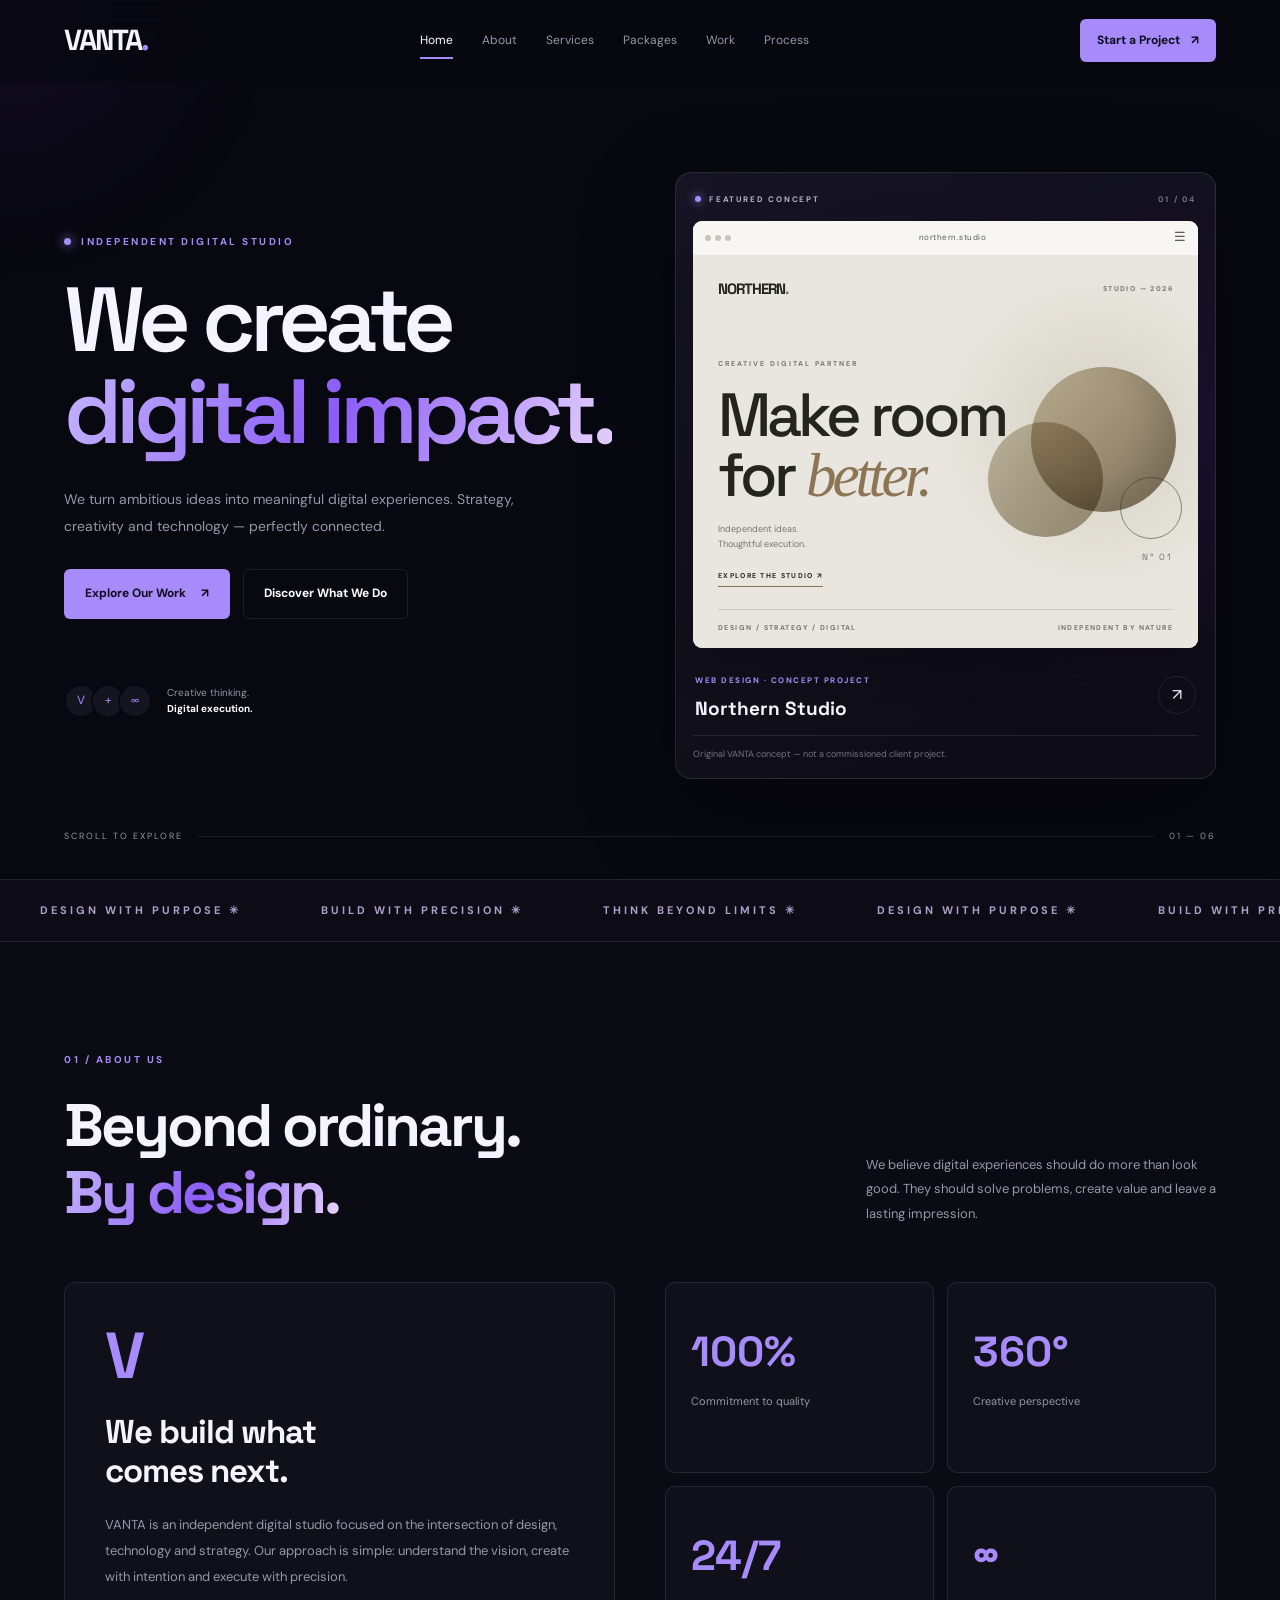
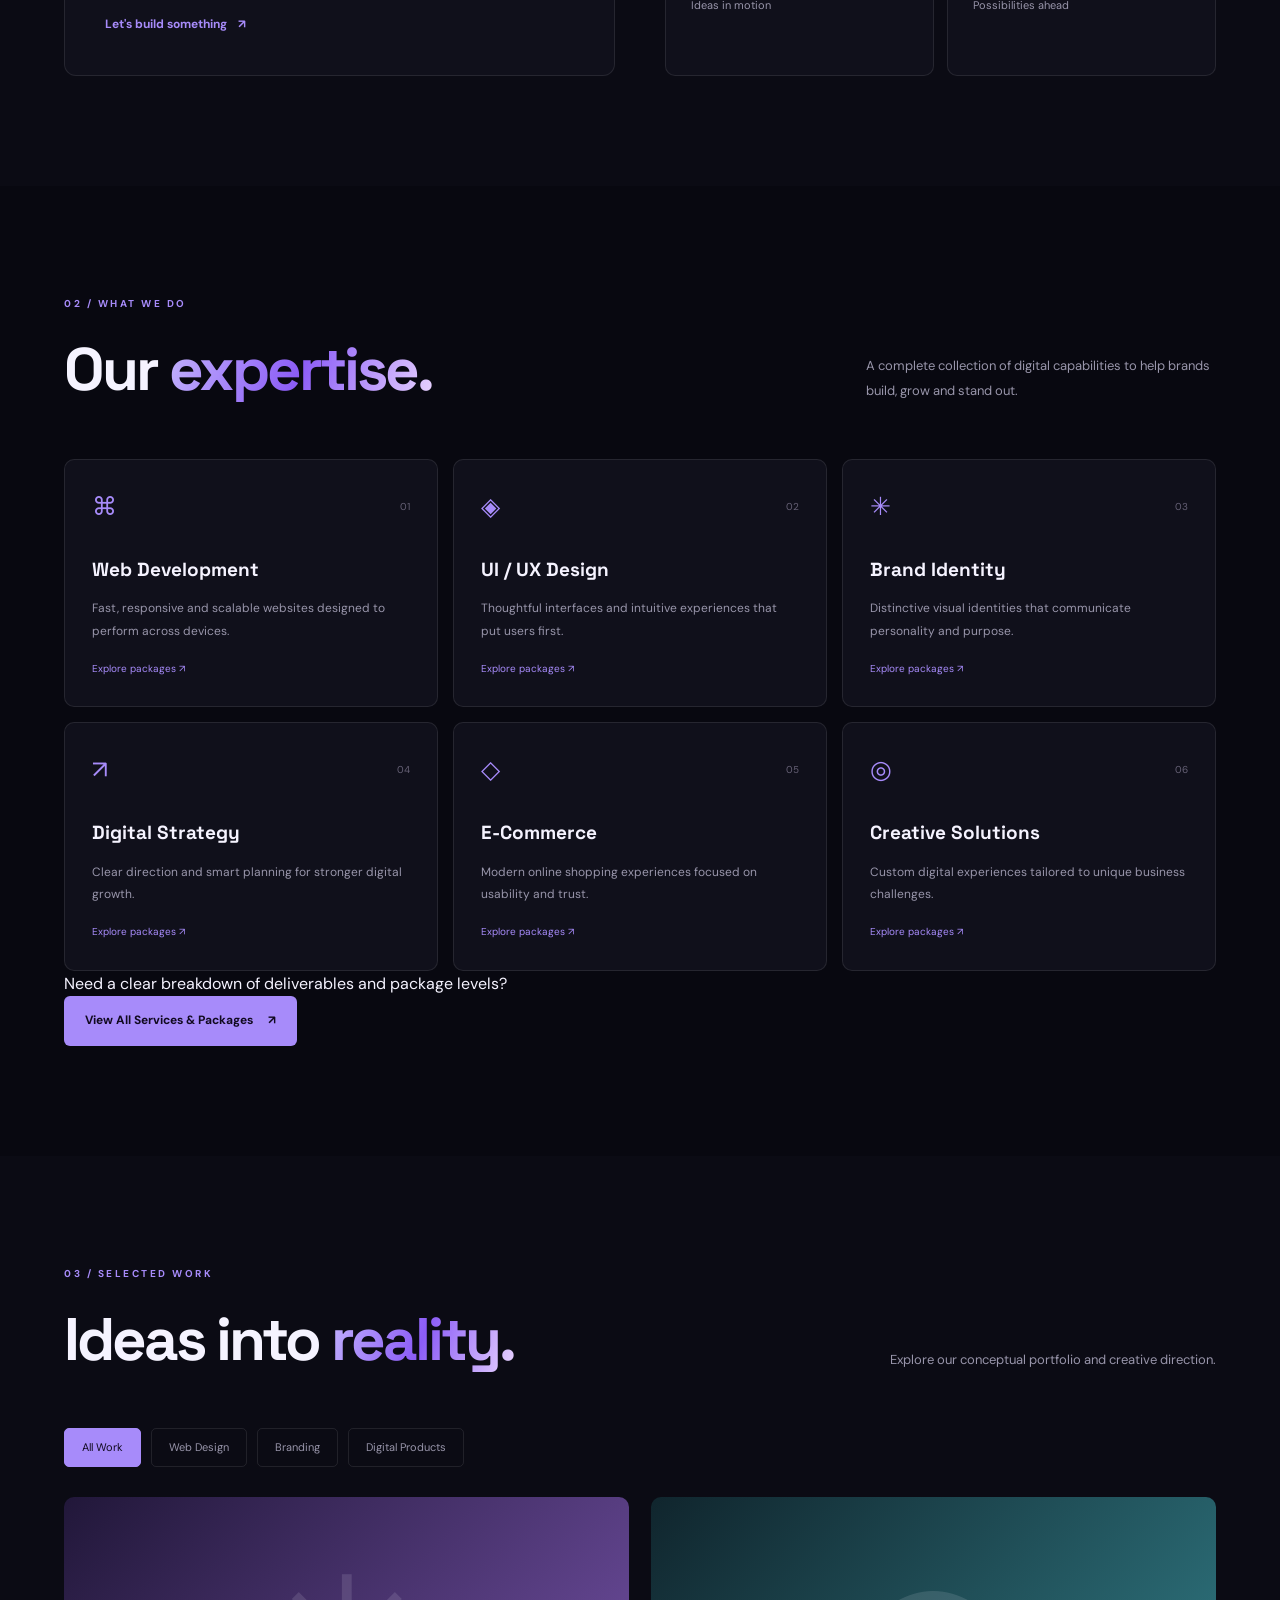
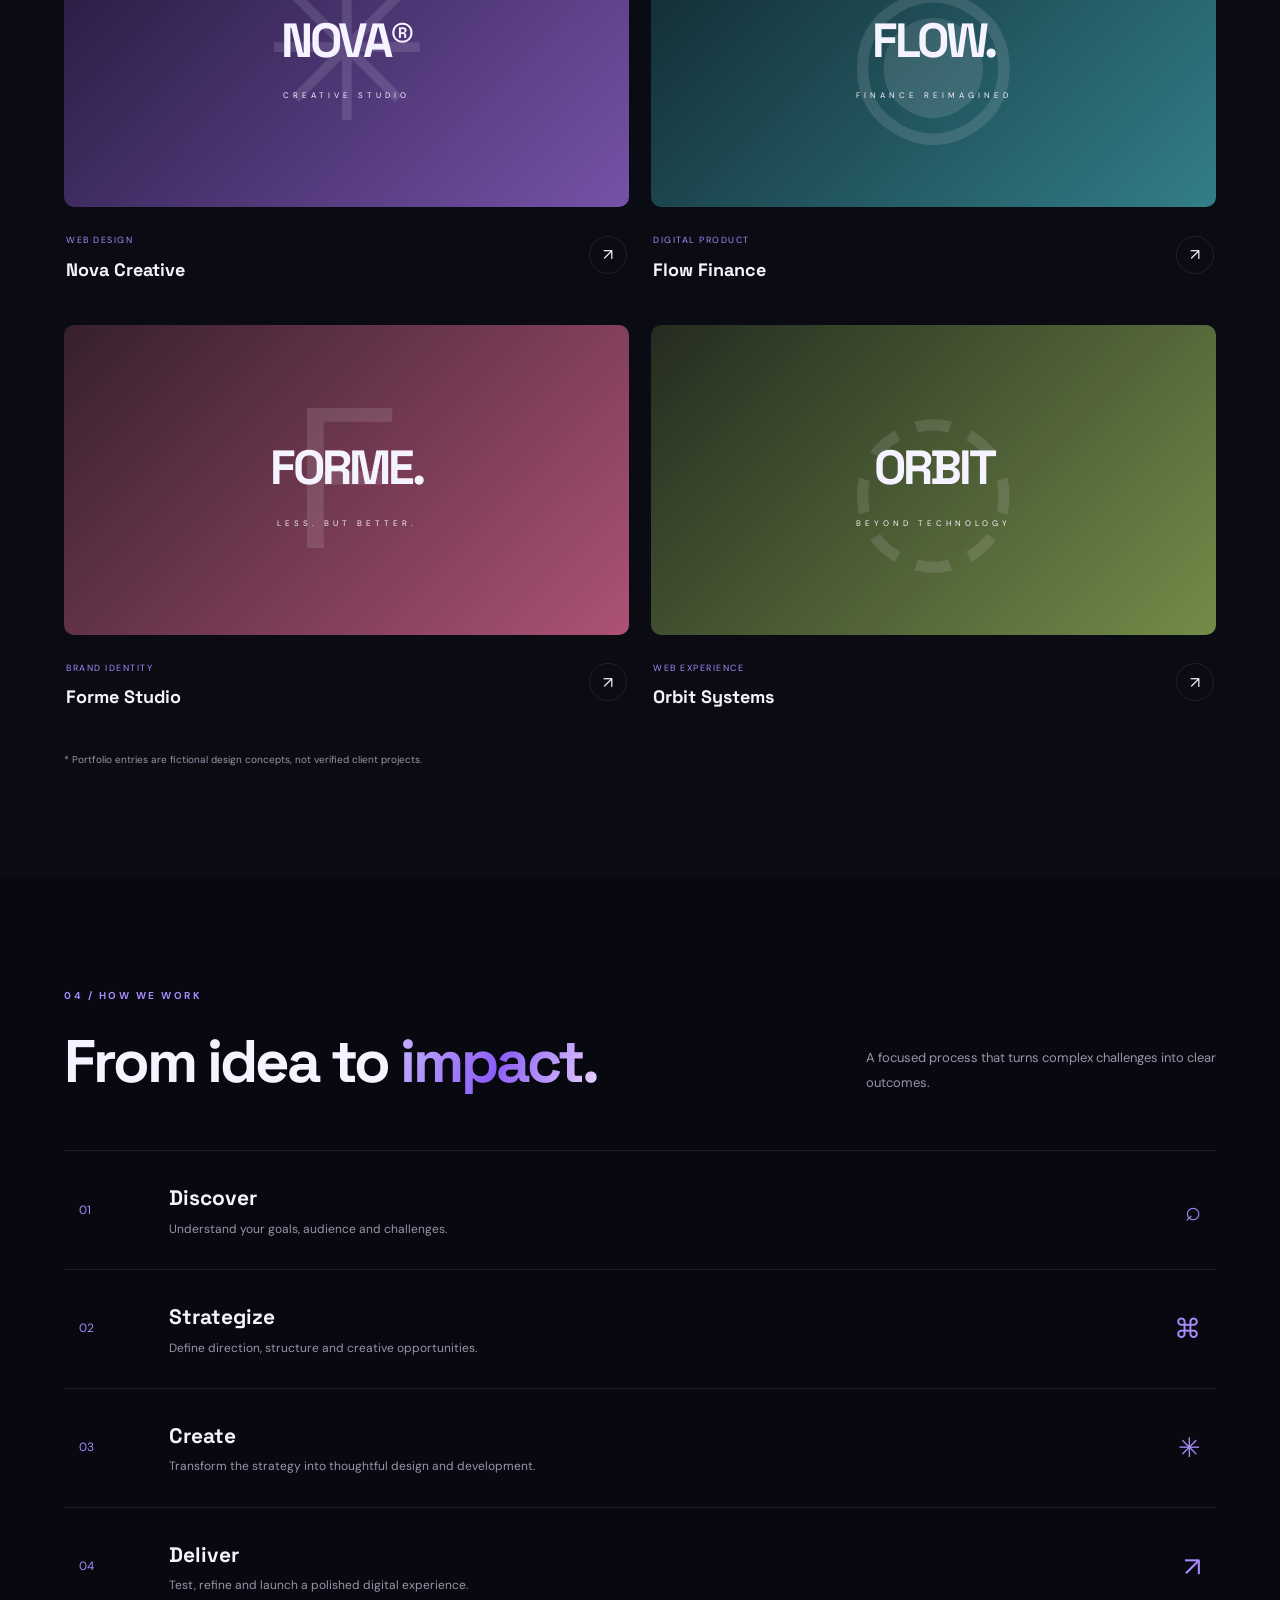
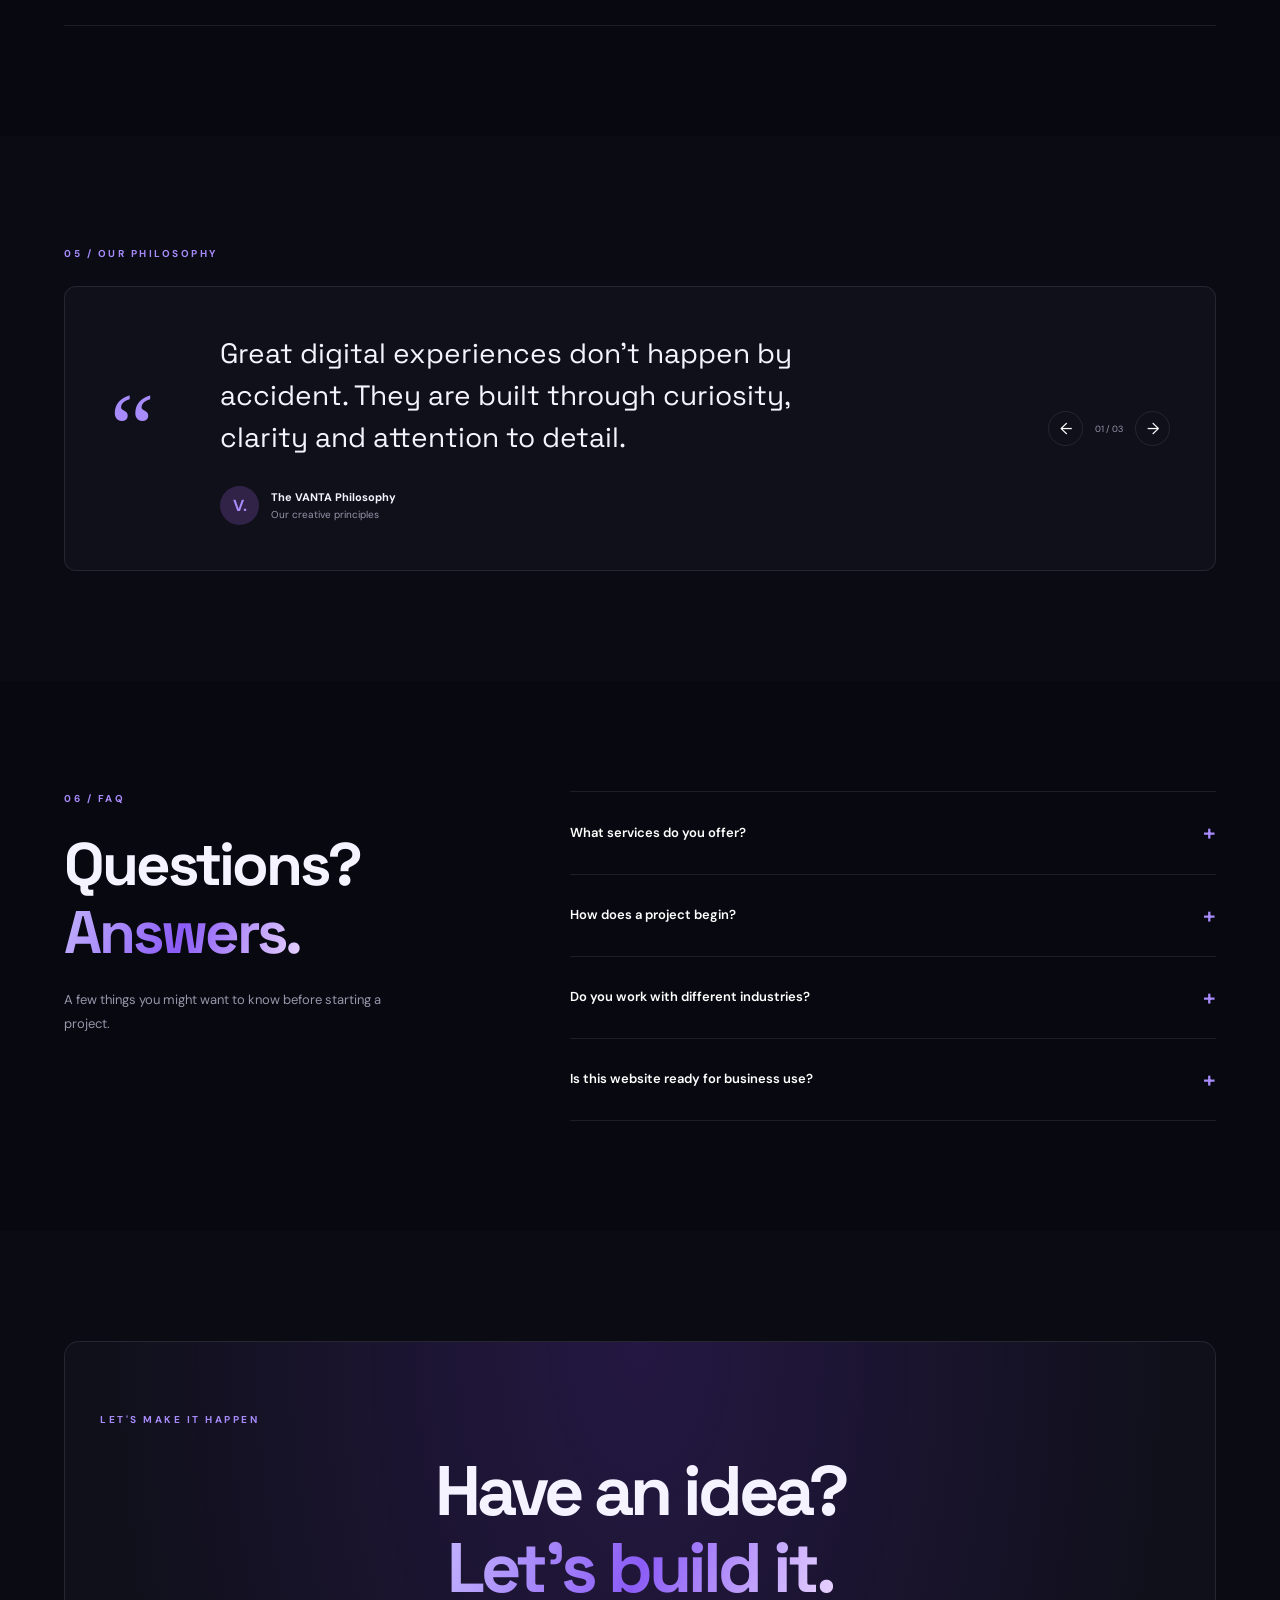
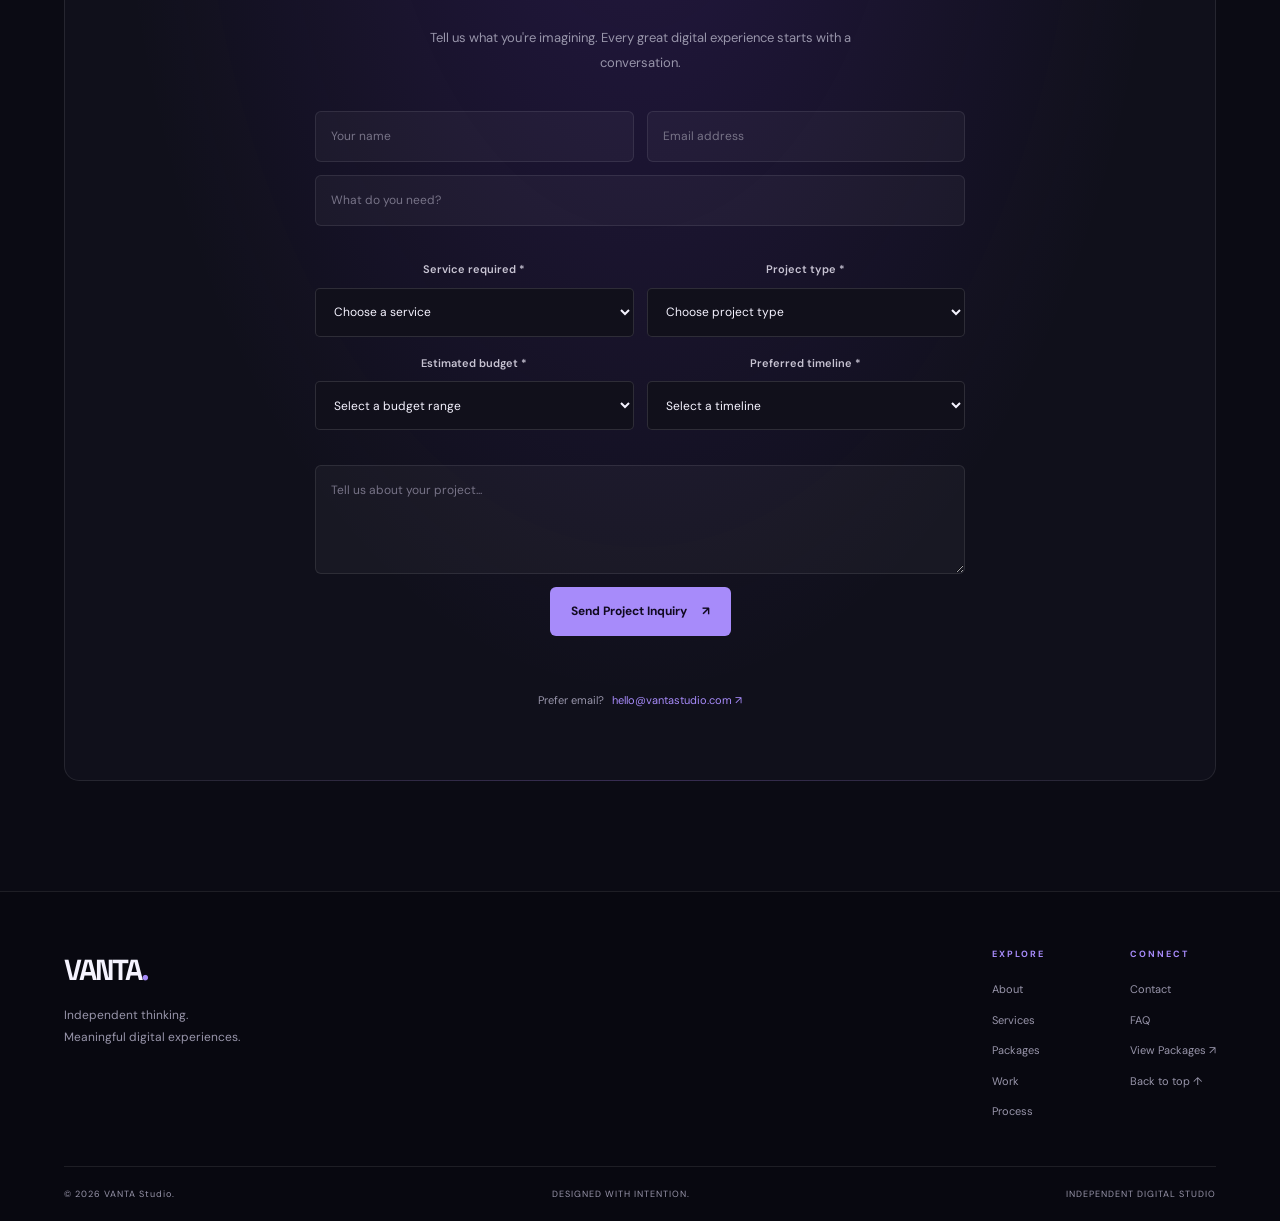
<file: index.html>
<!DOCTYPE html>
<html lang="en">
<head>
  <meta charset="UTF-8">
  <meta name="viewport" content="width=device-width, initial-scale=1.0">
  <meta name="theme-color" content="#080810">
  <meta name="description" content="VANTA Studio — Independent digital studio creating modern websites, brands and digital experiences.">
  <title>VANTA Studio — Digital Experiences</title>
  <link rel="preconnect" href="https://fonts.googleapis.com">
  <link rel="preconnect" href="https://fonts.gstatic.com" crossorigin>
  <link href="https://fonts.googleapis.com/css2?family=DM+Sans:wght@400;500;600;700;800&family=Space+Grotesk:wght@400;500;600;700&display=swap" rel="stylesheet">
  <link rel="stylesheet" href="style.css">
</head>
<body>
  <div class="scroll-progress" id="scrollProgress"></div>
  <div class="cursor-glow" id="cursorGlow"></div>

  <header class="header" id="header">
    <nav class="nav container">
      <a href="#home" class="logo">VANTA<span>.</span></a>

      <button class="menu-toggle" id="menuToggle" aria-label="Toggle navigation" aria-expanded="false">
        <span></span><span></span>
      </button>

      <div class="nav-menu" id="navMenu">
        <a href="#home" class="nav-link active">Home</a>
        <a href="#about" class="nav-link">About</a>
        <a href="#services" class="nav-link">Services</a>
        <a href="packages.html" class="nav-link">Packages</a>
        <a href="#work" class="nav-link">Work</a>
        <a href="#process" class="nav-link">Process</a>
        <a href="#contact" class="nav-link mobile-contact">Let's Talk ↗</a>
      </div>

      <a href="#contact" class="nav-button">Start a Project <span>↗</span></a>
    </nav>
  </header>

  <main>
    <!-- HERO -->
    <section class="hero section" id="home">
      <div class="hero-grid container">
        <div class="hero-content">
          <div class="eyebrow reveal">
            <span class="status-dot"></span>
            INDEPENDENT DIGITAL STUDIO
          </div>

          <h1 class="hero-title reveal">
            We create<br>
            <span class="gradient-text">digital impact.</span>
          </h1>

          <p class="hero-description reveal">
            We turn ambitious ideas into meaningful digital experiences.
            Strategy, creativity and technology — perfectly connected.
          </p>

          <div class="hero-actions reveal">
            <a href="#work" class="button button-primary">Explore Our Work <span>↗</span></a>
            <a href="#services" class="button button-outline">Discover What We Do</a>
          </div>

          <div class="hero-bottom reveal">
            <div class="avatar-stack"><span>V</span><span>+</span><span>∞</span></div>
            <p>Creative thinking.<br><strong>Digital execution.</strong></p>
          </div>
        </div>

        <!-- FEATURED PROJECT SHOWCASE -->
        <div class="hero-showcase reveal">
          <div class="showcase-topbar">
            <span class="showcase-label"><i></i> FEATURED CONCEPT</span>
            <span class="showcase-index">01 / 04</span>
          </div>

          <div class="showcase-window">
            <div class="mock-browser">
              <div class="browser-dots"><i></i><i></i><i></i></div>
              <span>northern.studio</span>
              <span class="browser-menu">☰</span>
            </div>

            <div class="northern-preview">
              <div class="northern-nav">
                <strong>NORTHERN<span>.</span></strong>
                <span>STUDIO — 2026</span>
              </div>

              <div class="northern-content">
                <span class="northern-kicker">CREATIVE DIGITAL PARTNER</span>
                <h2>Make room<br>for <em>better.</em></h2>
                <p>Independent ideas.<br>Thoughtful execution.</p>
                <span class="northern-cta">EXPLORE THE STUDIO ↗</span>
              </div>

              <div class="northern-art">
                <div class="northern-shape shape-one"></div>
                <div class="northern-shape shape-two"></div>
                <div class="northern-shape shape-three"></div>
                <span>N° 01</span>
              </div>

              <div class="northern-bottom">
                <span>DESIGN / STRATEGY / DIGITAL</span>
                <span>INDEPENDENT BY NATURE</span>
              </div>
            </div>
          </div>

          <div class="showcase-caption">
            <div>
              <span class="showcase-category">WEB DESIGN · CONCEPT PROJECT</span>
              <h3>Northern Studio</h3>
            </div>
            <a href="#work" aria-label="Explore selected work">↗</a>
          </div>

          <div class="showcase-disclaimer">
            Original VANTA concept — not a commissioned client project.
          </div>
        </div>
      </div>

      <div class="hero-footer container">
        <span>SCROLL TO EXPLORE</span>
        <span class="scroll-line"></span>
        <span>01 — 06</span>
      </div>
    </section>

    <!-- MARQUEE -->
    <div class="marquee">
      <div class="marquee-track">
        <span>DESIGN WITH PURPOSE ✳</span>
        <span>BUILD WITH PRECISION ✳</span>
        <span>THINK BEYOND LIMITS ✳</span>
        <span>DESIGN WITH PURPOSE ✳</span>
        <span>BUILD WITH PRECISION ✳</span>
        <span>THINK BEYOND LIMITS ✳</span>
      </div>
    </div>

    <!-- ABOUT -->
    <section class="section about-section" id="about">
      <div class="container">
        <div class="section-heading reveal">
          <div>
            <div class="eyebrow">01 / ABOUT US</div>
            <h2>Beyond ordinary.<br><span class="gradient-text">By design.</span></h2>
          </div>

          <p class="heading-description">
            We believe digital experiences should do more than look good.
            They should solve problems, create value and leave a lasting impression.
          </p>
        </div>

        <div class="about-grid">
          <div class="about-copy reveal">
            <div class="about-symbol">V</div>
            <h3>We build what<br>comes next.</h3>
            <p>
              VANTA is an independent digital studio focused on the intersection
              of design, technology and strategy. Our approach is simple:
              understand the vision, create with intention and execute with precision.
            </p>
            <a href="#contact" class="text-link">Let's build something <span>↗</span></a>
          </div>

          <div class="stats-grid">
            <div class="stat-card reveal"><span class="stat-number" data-count="100">0</span><span class="stat-suffix">%</span><p>Commitment to quality</p></div>
            <div class="stat-card reveal"><span class="stat-number" data-count="360">0</span><span class="stat-suffix">°</span><p>Creative perspective</p></div>
            <div class="stat-card reveal"><span class="stat-number" data-count="24">0</span><span class="stat-suffix">/7</span><p>Ideas in motion</p></div>
            <div class="stat-card reveal"><span class="stat-number">∞</span><p>Possibilities ahead</p></div>
          </div>
        </div>
      </div>
    </section>

    <!-- SERVICES -->
    <section class="section services-section" id="services">
      <div class="container">
        <div class="section-heading reveal">
          <div>
            <div class="eyebrow">02 / WHAT WE DO</div>
            <h2>Our <span class="gradient-text">expertise.</span></h2>
          </div>

          <p class="heading-description">
            A complete collection of digital capabilities to help brands build, grow and stand out.
          </p>
        </div>

        <div class="services-grid">
          <article class="service-card reveal">
            <div class="service-top"><span class="service-icon">⌘</span><span class="service-number">01</span></div>
            <h3>Web Development</h3>
            <p>Fast, responsive and scalable websites designed to perform across devices.</p>
            <a href="packages.html#services" class="card-arrow">Explore packages ↗</a>
          </article>

          <article class="service-card reveal">
            <div class="service-top"><span class="service-icon">◈</span><span class="service-number">02</span></div>
            <h3>UI / UX Design</h3>
            <p>Thoughtful interfaces and intuitive experiences that put users first.</p>
            <a href="packages.html#services" class="card-arrow">Explore packages ↗</a>
          </article>

          <article class="service-card reveal">
            <div class="service-top"><span class="service-icon">✳</span><span class="service-number">03</span></div>
            <h3>Brand Identity</h3>
            <p>Distinctive visual identities that communicate personality and purpose.</p>
            <a href="packages.html#services" class="card-arrow">Explore packages ↗</a>
          </article>

          <article class="service-card reveal">
            <div class="service-top"><span class="service-icon">↗</span><span class="service-number">04</span></div>
            <h3>Digital Strategy</h3>
            <p>Clear direction and smart planning for stronger digital growth.</p>
            <a href="packages.html#services" class="card-arrow">Explore packages ↗</a>
          </article>

          <article class="service-card reveal">
            <div class="service-top"><span class="service-icon">◇</span><span class="service-number">05</span></div>
            <h3>E-Commerce</h3>
            <p>Modern online shopping experiences focused on usability and trust.</p>
            <a href="packages.html#services" class="card-arrow">Explore packages ↗</a>
          </article>

          <article class="service-card reveal">
            <div class="service-top"><span class="service-icon">◎</span><span class="service-number">06</span></div>
            <h3>Creative Solutions</h3>
            <p>Custom digital experiences tailored to unique business challenges.</p>
            <a href="packages.html#services" class="card-arrow">Explore packages ↗</a>
          </article>
        </div>

        <div class="services-more reveal">
          <p>Need a clear breakdown of deliverables and package levels?</p>
          <a href="packages.html" class="button button-primary">View All Services & Packages <span>↗</span></a>
        </div>
      </div>
    </section>

    <!-- WORK -->
    <section class="section work-section" id="work">
      <div class="container">
        <div class="section-heading reveal">
          <div>
            <div class="eyebrow">03 / SELECTED WORK</div>
            <h2>Ideas into <span class="gradient-text">reality.</span></h2>
          </div>
          <p class="heading-description">Explore our conceptual portfolio and creative direction.</p>
        </div>

        <div class="filter-buttons reveal">
          <button class="filter-btn active" data-filter="all">All Work</button>
          <button class="filter-btn" data-filter="web">Web Design</button>
          <button class="filter-btn" data-filter="brand">Branding</button>
          <button class="filter-btn" data-filter="product">Digital Products</button>
        </div>

        <div class="projects-grid">
          <article class="project-card reveal" data-category="web">
            <div class="project-art art-nova"><span class="art-label">NOVA®</span><span class="art-subtitle">CREATIVE STUDIO</span><span class="art-shape">✳</span></div>
            <div class="project-info"><div><span>WEB DESIGN</span><h3>Nova Creative</h3></div><a href="#contact" aria-label="Discuss Nova Creative">↗</a></div>
          </article>

          <article class="project-card reveal" data-category="product">
            <div class="project-art art-flow"><span class="art-label">FLOW.</span><span class="art-subtitle">FINANCE REIMAGINED</span><span class="art-shape">◉</span></div>
            <div class="project-info"><div><span>DIGITAL PRODUCT</span><h3>Flow Finance</h3></div><a href="#contact" aria-label="Discuss Flow Finance">↗</a></div>
          </article>

          <article class="project-card reveal" data-category="brand">
            <div class="project-art art-forme"><span class="art-label">FORME.</span><span class="art-subtitle">LESS. BUT BETTER.</span><span class="art-shape">F</span></div>
            <div class="project-info"><div><span>BRAND IDENTITY</span><h3>Forme Studio</h3></div><a href="#contact" aria-label="Discuss Forme Studio">↗</a></div>
          </article>

          <article class="project-card reveal" data-category="web">
            <div class="project-art art-orbit"><span class="art-label">ORBIT</span><span class="art-subtitle">BEYOND TECHNOLOGY</span><span class="art-shape">◌</span></div>
            <div class="project-info"><div><span>WEB EXPERIENCE</span><h3>Orbit Systems</h3></div><a href="#contact" aria-label="Discuss Orbit Systems">↗</a></div>
          </article>
        </div>

        <p class="portfolio-note">* Portfolio entries are fictional design concepts, not verified client projects.</p>
      </div>
    </section>

    <!-- PROCESS -->
    <section class="section process-section" id="process">
      <div class="container">
        <div class="section-heading reveal">
          <div>
            <div class="eyebrow">04 / HOW WE WORK</div>
            <h2>From idea to <span class="gradient-text">impact.</span></h2>
          </div>
          <p class="heading-description">A focused process that turns complex challenges into clear outcomes.</p>
        </div>

        <div class="process-list">
          <div class="process-item reveal"><span class="process-index">01</span><div><h3>Discover</h3><p>Understand your goals, audience and challenges.</p></div><span class="process-icon">⌕</span></div>
          <div class="process-item reveal"><span class="process-index">02</span><div><h3>Strategize</h3><p>Define direction, structure and creative opportunities.</p></div><span class="process-icon">⌘</span></div>
          <div class="process-item reveal"><span class="process-index">03</span><div><h3>Create</h3><p>Transform the strategy into thoughtful design and development.</p></div><span class="process-icon">✳</span></div>
          <div class="process-item reveal"><span class="process-index">04</span><div><h3>Deliver</h3><p>Test, refine and launch a polished digital experience.</p></div><span class="process-icon">↗</span></div>
        </div>
      </div>
    </section>

    <!-- PHILOSOPHY -->
    <section class="section testimonial-section" id="testimonials">
      <div class="container">
        <div class="eyebrow reveal">05 / OUR PHILOSOPHY</div>

        <div class="testimonial-card reveal">
          <span class="quote-mark">“</span>

          <div class="testimonial-content">
            <p id="testimonialText">Great digital experiences don't happen by accident. They are built through curiosity, clarity and attention to detail.</p>
            <div class="testimonial-author">
              <div class="author-avatar">V.</div>
              <div>
                <strong id="testimonialName">The VANTA Philosophy</strong>
                <small id="testimonialRole">Our creative principles</small>
              </div>
            </div>
          </div>

          <div class="slider-controls">
            <button id="prevTestimonial" aria-label="Previous slide">←</button>
            <span id="slideNumber">01 / 03</span>
            <button id="nextTestimonial" aria-label="Next slide">→</button>
          </div>
        </div>
      </div>
    </section>

    <!-- FAQ -->
    <section class="section faq-section" id="faq">
      <div class="container faq-grid">
        <div class="reveal">
          <div class="eyebrow">06 / FAQ</div>
          <h2>Questions?<br><span class="gradient-text">Answers.</span></h2>
          <p class="heading-description">A few things you might want to know before starting a project.</p>
        </div>

        <div class="faq-list reveal">
          <div class="faq-item">
            <button class="faq-question" aria-expanded="false">What services do you offer?<span>+</span></button>
            <div class="faq-answer"><p>We focus on web development, UI/UX design, branding, e-commerce and digital strategy. <a href="packages.html">Explore our packages.</a></p></div>
          </div>

          <div class="faq-item">
            <button class="faq-question" aria-expanded="false">How does a project begin?<span>+</span></button>
            <div class="faq-answer"><p>Start with a message describing your idea. We can then discuss the scope, goals and potential next steps.</p></div>
          </div>

          <div class="faq-item">
            <button class="faq-question" aria-expanded="false">Do you work with different industries?<span>+</span></button>
            <div class="faq-answer"><p>Our digital approach can adapt to different industries, business sizes and project requirements.</p></div>
          </div>

          <div class="faq-item">
            <button class="faq-question" aria-expanded="false">Is this website ready for business use?<span>+</span></button>
            <div class="faq-answer"><p>This is a frontend prototype. Real business use requires verified project information, a working contact backend, and final production testing.</p></div>
          </div>
        </div>
      </div>
    </section>

    <!-- CONTACT -->
    <section class="section contact-section" id="contact">
      <div class="container">
        <div class="contact-box reveal">
          <div class="eyebrow">LET'S MAKE IT HAPPEN</div>
          <h2>Have an idea?<br><span class="gradient-text">Let's build it.</span></h2>
          <p>Tell us what you're imagining. Every great digital experience starts with a conversation.</p>

          <form id="contactForm" class="contact-form">
            <div class="form-row">
              <input type="text" id="contactName" placeholder="Your name" required>
              <input type="email" id="contactEmail" placeholder="Email address" required>
            </div>

            <input type="text" id="contactSubject" placeholder="What do you need?">
            <textarea id="contactMessage" rows="4" placeholder="Tell us about your project..." required></textarea>
            <button type="submit" class="button button-primary">Send Project Inquiry <span>↗</span></button>
            <p class="form-status" id="formStatus" aria-live="polite"></p>
          </form>

          <div class="contact-direct">
            <span>Prefer email?</span>
            <a href="mailto:hello@vantastudio.com">hello@vantastudio.com ↗</a>
          </div>
        </div>
      </div>
    </section>
  </main>

  <!-- FOOTER -->
  <footer class="footer">
    <div class="container">
      <div class="footer-main">
        <div>
          <a href="#home" class="logo">VANTA<span>.</span></a>
          <p>Independent thinking.<br>Meaningful digital experiences.</p>
        </div>

        <div class="footer-links">
          <div>
            <strong>EXPLORE</strong>
            <a href="#about">About</a>
            <a href="#services">Services</a>
            <a href="packages.html">Packages</a>
            <a href="#work">Work</a>
            <a href="#process">Process</a>
          </div>

          <div>
            <strong>CONNECT</strong>
            <a href="#contact">Contact</a>
            <a href="#faq">FAQ</a>
            <a href="packages.html#services">View Packages ↗</a>
            <a href="#home">Back to top ↑</a>
          </div>
        </div>
      </div>

      <div class="footer-bottom">
        <span>© <span id="currentYear">2026</span> VANTA Studio.</span>
        <span>DESIGNED WITH INTENTION.</span>
        <span>INDEPENDENT DIGITAL STUDIO</span>
      </div>
    </div>
  </footer>

  <button class="back-top" id="backTop" aria-label="Back to top">↑</button>
  <script src="script.js"></script>
</body>
</html>
</file>
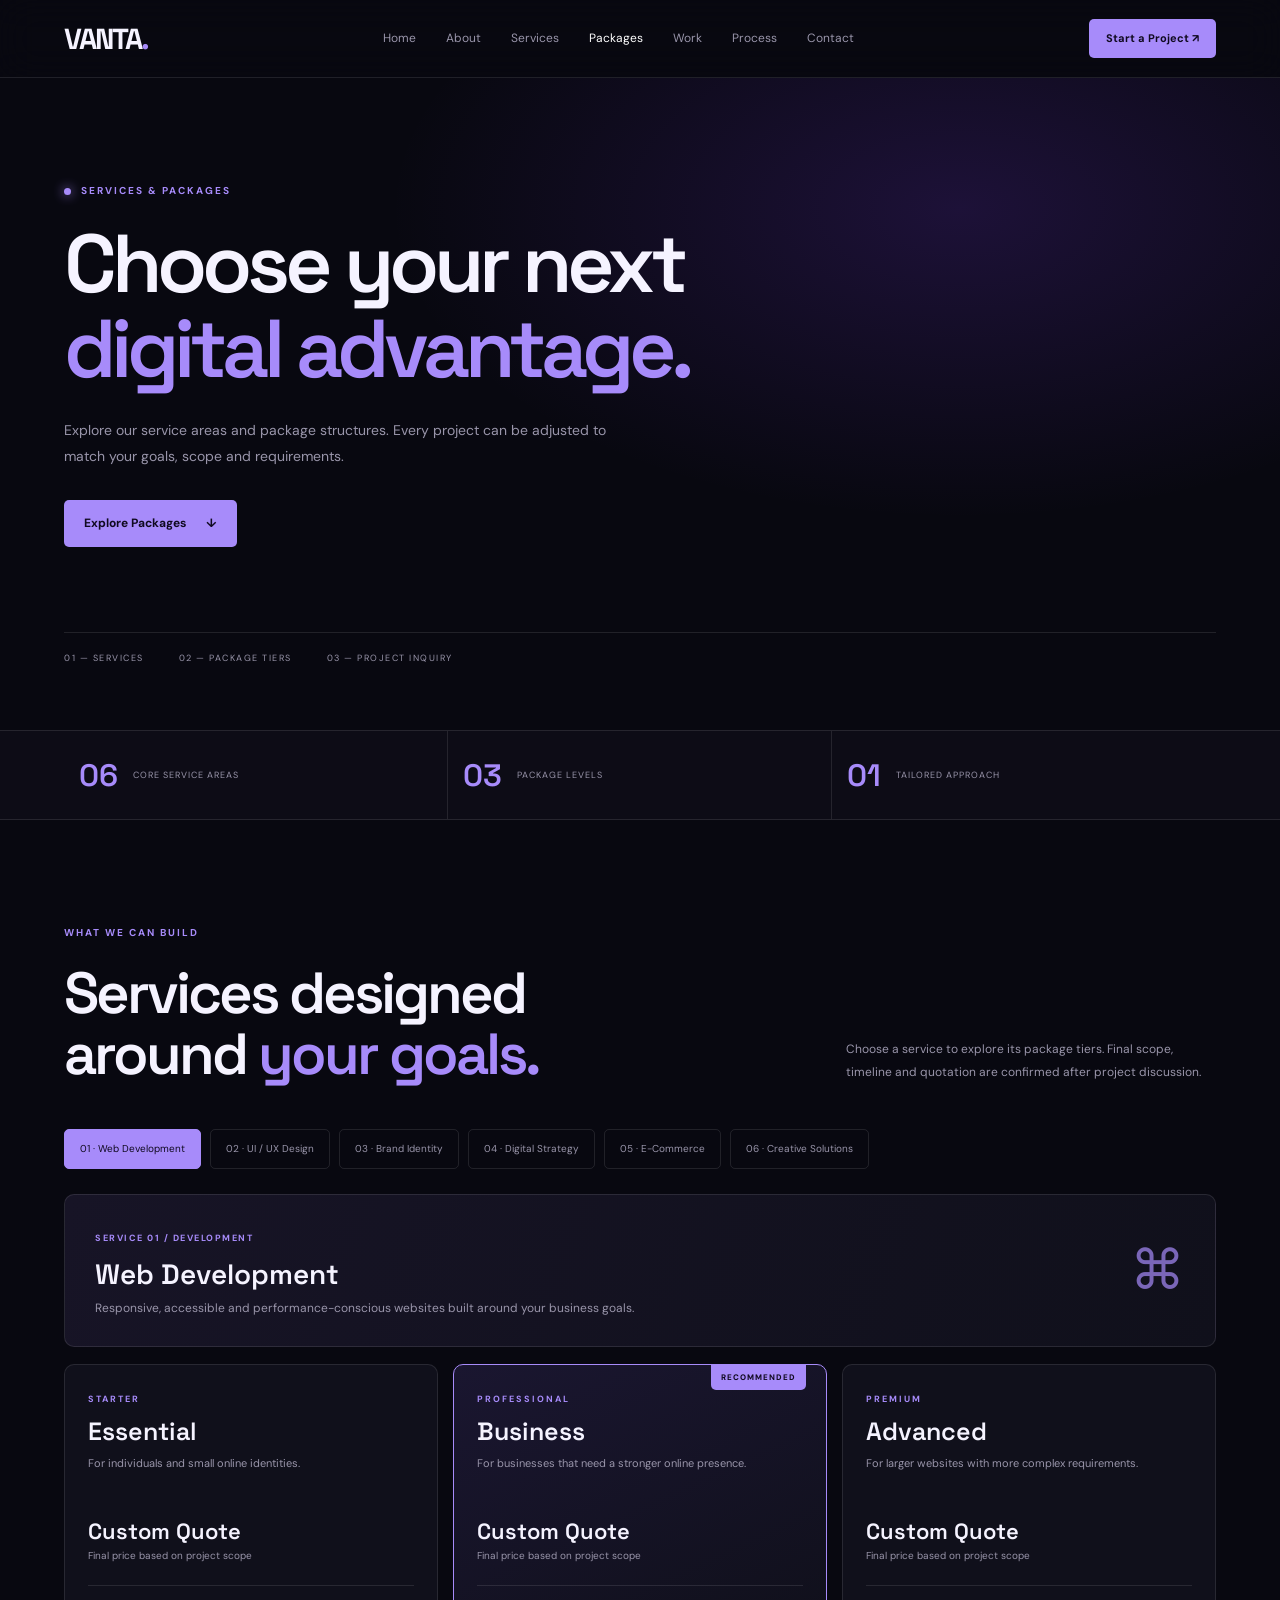
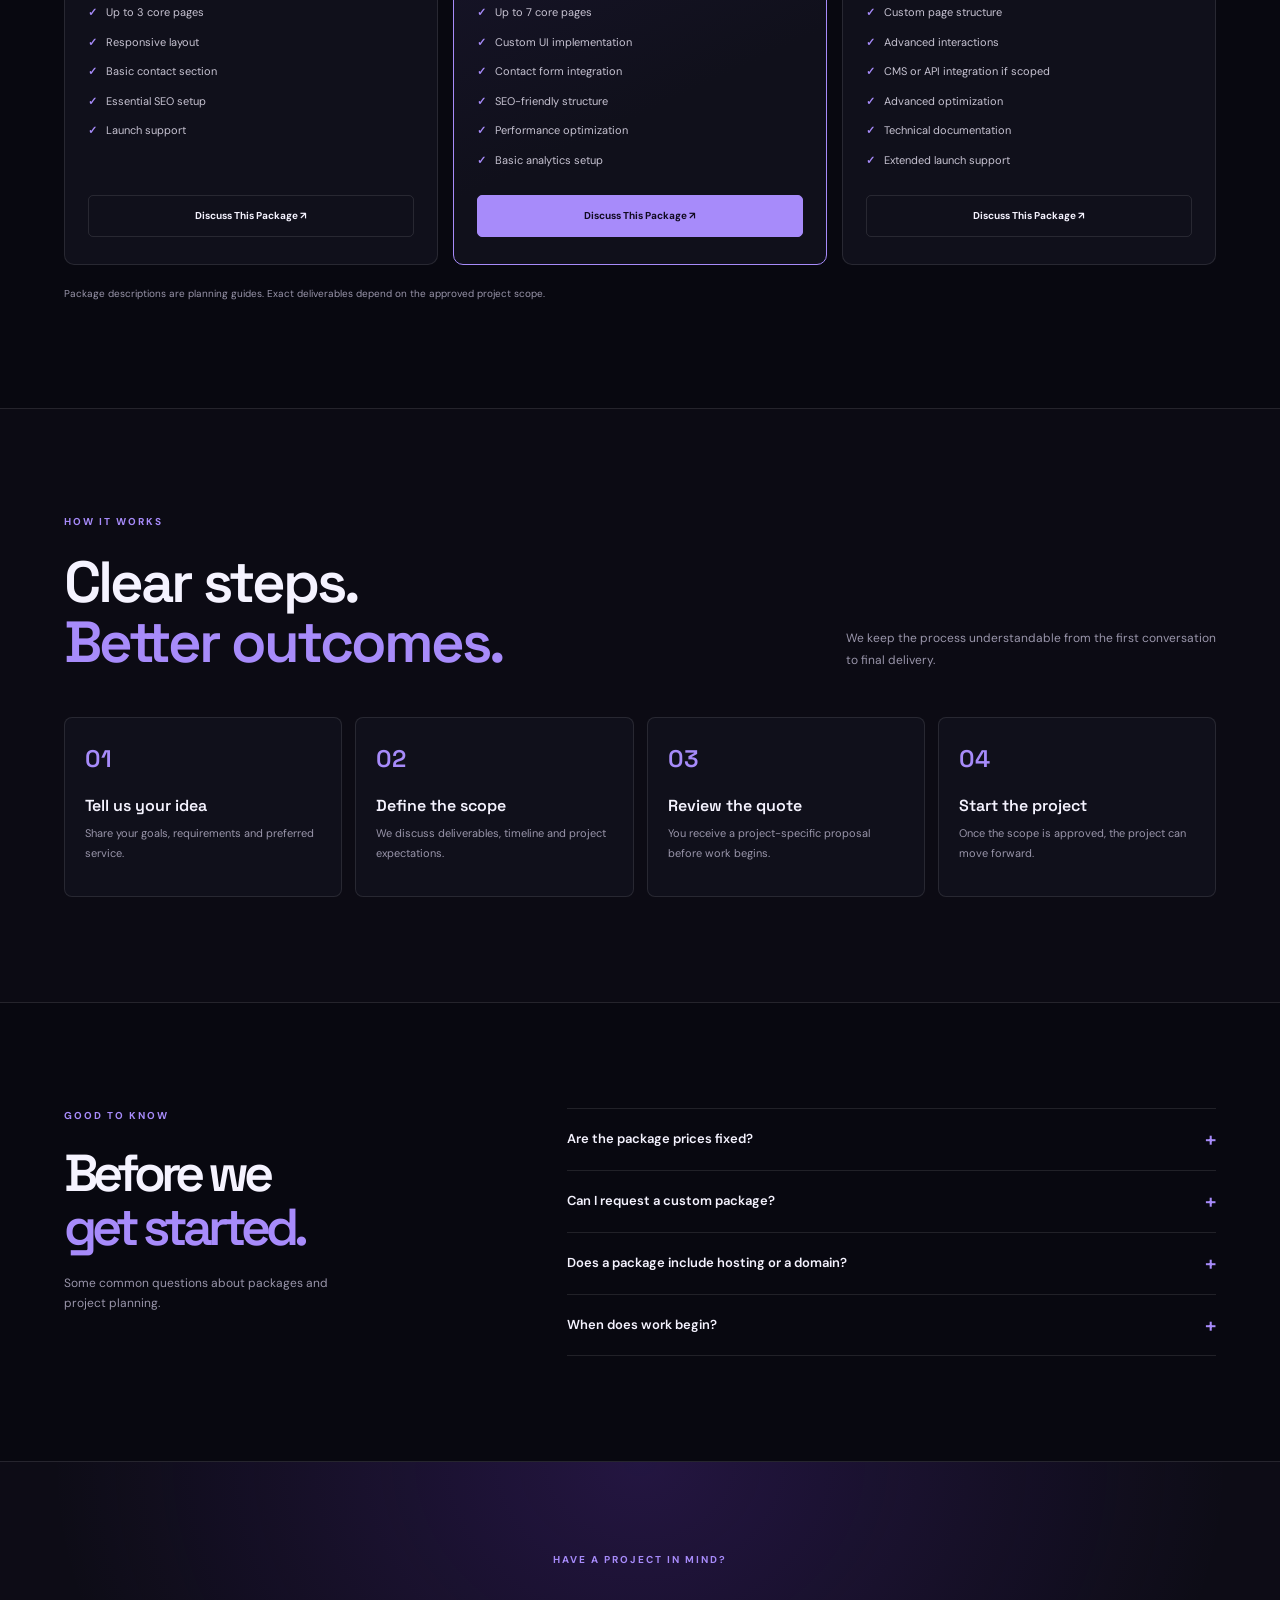
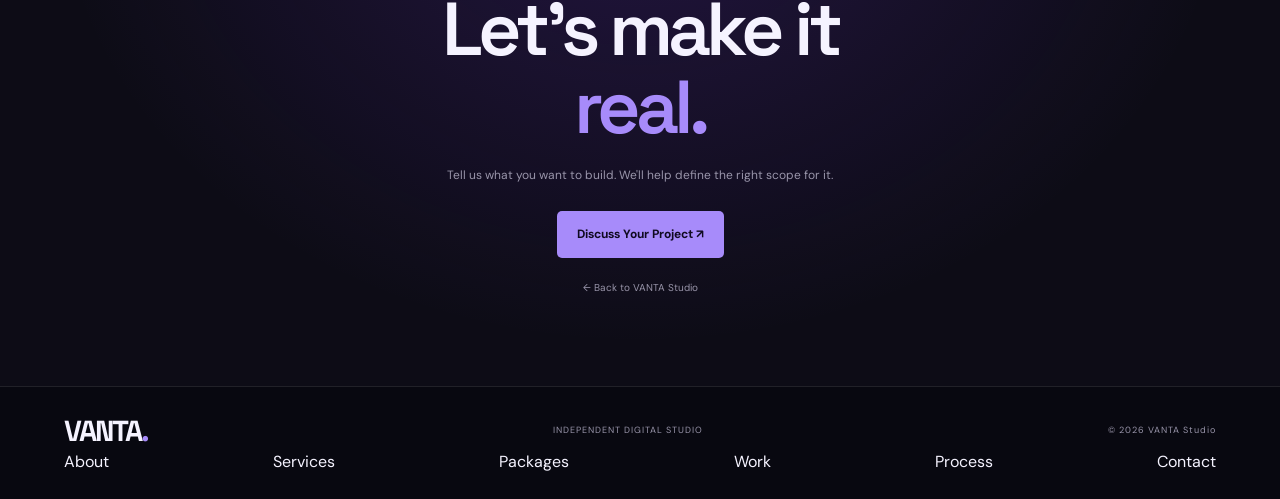
<file: packages.html>
<!DOCTYPE html>
<html lang="en">

<head>
  <meta charset="UTF-8">
  <meta name="viewport" content="width=device-width, initial-scale=1.0">
  <meta name="theme-color" content="#080810">
  <meta name="description" content="Explore VANTA Studio services and project packages.">
  <title>Services & Packages — VANTA Studio</title>
  
  <link rel="preconnect" href="https://fonts.googleapis.com">
  <link rel="preconnect" href="https://fonts.gstatic.com" crossorigin>
  <link href="https://fonts.googleapis.com/css2?family=DM+Sans:wght@400;500;600;700;800&family=Space+Grotesk:wght@400;500;600;700&display=swap" rel="stylesheet">
  
  <link rel="stylesheet" href="packages.css">
  <script src="packages.js" defer></script>
</head>

<body>
  <!-- HEADER / GLOBAL NAVIGATION -->
  <header class="site-header">
    <nav class="nav container">
      <a href="index.html#home" class="logo">VANTA<span>.</span></a>
      
      <div class="nav-links">
        <a href="index.html#home">Home</a>
        <a href="index.html#about">About</a>
        <a href="index.html#services">Services</a>
        <a href="packages.html#services" class="active" aria-current="page">Packages</a>
        <a href="index.html#work">Work</a>
        <a href="index.html#process">Process</a>
        <a href="index.html#contact">Contact</a>
      </div>
      
      <a class="nav-cta" href="index.html#contact">Start a Project ↗</a>
    </nav>
  </header>
  
  <main>
    <!-- PAGE HERO -->
    <section class="page-hero">
      <div class="container">
        <div class="eyebrow"><span></span> SERVICES & PACKAGES</div>
        
        <h1>Choose your next<br><span>digital advantage.</span></h1>
        
        <p>
          Explore our service areas and package structures.
          Every project can be adjusted to match your goals, scope and requirements.
        </p>
        
        <a href="#services" class="primary-button">
          Explore Packages <span>↓</span>
        </a>
        
        <div class="hero-meta">
          <span>01 — SERVICES</span>
          <span>02 — PACKAGE TIERS</span>
          <span>03 — PROJECT INQUIRY</span>
        </div>
      </div>
    </section>
    
    <!-- OVERVIEW -->
    <section class="intro-strip">
      <div class="container intro-grid">
        <div>
          <span class="intro-number">06</span>
          <span>CORE SERVICE AREAS</span>
        </div>
        
        <div>
          <span class="intro-number">03</span>
          <span>PACKAGE LEVELS</span>
        </div>
        
        <div>
          <span class="intro-number">01</span>
          <span>TAILORED APPROACH</span>
        </div>
      </div>
    </section>
    
    <!-- SERVICES AND PACKAGES -->
    <section class="services-section" id="services">
      <div class="container">
        <div class="section-heading">
          <div>
            <div class="eyebrow">WHAT WE CAN BUILD</div>
            <h2>Services designed<br>around <span>your goals.</span></h2>
          </div>
          
          <p>
            Choose a service to explore its package tiers.
            Final scope, timeline and quotation are confirmed after project discussion.
          </p>
        </div>
        
        <!-- SERVICE SELECTOR -->
        <div class="service-tabs" role="tablist" aria-label="Choose a service">
          <button class="service-tab active" data-service="web" role="tab" aria-selected="true">
            01 · Web Development
          </button>
          
          <button class="service-tab" data-service="uiux" role="tab" aria-selected="false">
            02 · UI / UX Design
          </button>
          
          <button class="service-tab" data-service="brand" role="tab" aria-selected="false">
            03 · Brand Identity
          </button>
          
          <button class="service-tab" data-service="strategy" role="tab" aria-selected="false">
            04 · Digital Strategy
          </button>
          
          <button class="service-tab" data-service="commerce" role="tab" aria-selected="false">
            05 · E-Commerce
          </button>
          
          <button class="service-tab" data-service="creative" role="tab" aria-selected="false">
            06 · Creative Solutions
          </button>
        </div>
        
        <!-- SELECTED SERVICE -->
        <div class="service-intro" aria-live="polite">
          <div>
            <span class="service-kicker" id="serviceKicker">
              SERVICE 01 / DEVELOPMENT
            </span>
            
            <h3 id="serviceTitle">Web Development</h3>
            
            <p id="serviceDescription">
              Responsive, accessible and performance-conscious websites built around your business goals.
            </p>
          </div>
          
          <span class="service-symbol" id="serviceSymbol">⌘</span>
        </div>
        
        <!-- PACKAGE CARDS -->
        <div class="package-grid" id="packageGrid">
          <!-- Package cards are rendered by packages.js -->
        </div>
        
        <p class="package-note">
          Package descriptions are planning guides.
          Exact deliverables depend on the approved project scope.
        </p>
      </div>
    </section>
    
    <!-- PROJECT PROCESS -->
    <section class="how-section" id="process">
      <div class="container">
        <div class="section-heading">
          <div>
            <div class="eyebrow">HOW IT WORKS</div>
            <h2>Clear steps.<br><span>Better outcomes.</span></h2>
          </div>
          
          <p>
            We keep the process understandable from the first conversation to final delivery.
          </p>
        </div>
        
        <div class="steps-grid">
          <article class="step-card">
            <span>01</span>
            <h3>Tell us your idea</h3>
            <p>Share your goals, requirements and preferred service.</p>
          </article>
          
          <article class="step-card">
            <span>02</span>
            <h3>Define the scope</h3>
            <p>We discuss deliverables, timeline and project expectations.</p>
          </article>
          
          <article class="step-card">
            <span>03</span>
            <h3>Review the quote</h3>
            <p>You receive a project-specific proposal before work begins.</p>
          </article>
          
          <article class="step-card">
            <span>04</span>
            <h3>Start the project</h3>
            <p>Once the scope is approved, the project can move forward.</p>
          </article>
        </div>
      </div>
    </section>
    
    <!-- FAQ -->
    <section class="faq-section" id="faq">
      <div class="container faq-layout">
        <div>
          <div class="eyebrow">GOOD TO KNOW</div>
          <h2>Before we<br><span>get started.</span></h2>
          <p>Some common questions about packages and project planning.</p>
        </div>
        
        <div class="faq-list">
          <details>
            <summary>Are the package prices fixed?</summary>
            <p>
              No. Pricing is currently provided through a custom quotation.
              Final cost depends on scope, complexity, content and integrations.
            </p>
          </details>
          
          <details>
            <summary>Can I request a custom package?</summary>
            <p>
              Yes. You can describe your requirements and request a combination
              of deliverables suited to your project.
            </p>
          </details>
          
          <details>
            <summary>Does a package include hosting or a domain?</summary>
            <p>
              Not by default. Hosting, domain registration, paid services and
              third-party subscriptions should be discussed and quoted separately.
            </p>
          </details>
          
          <details>
            <summary>When does work begin?</summary>
            <p>
              Work should begin only after the scope, deliverables, timeline,
              responsibilities and payment terms have been agreed.
            </p>
          </details>
        </div>
      </div>
    </section>
    
    <!-- FINAL CTA -->
    <section class="final-cta" id="contact">
      <div class="container cta-inner">
        <div class="eyebrow">HAVE A PROJECT IN MIND?</div>
        
        <h2>Let's make it<br><span>real.</span></h2>
        
        <p>
          Tell us what you want to build.
          We'll help define the right scope for it.
        </p>
        
        <a href="index.html#contact" class="primary-button">
          Discuss Your Project ↗
        </a>
        
        <a href="index.html#home" class="back-link">
          ← Back to VANTA Studio
        </a>
      </div>
    </section>
  </main>
  
  <!-- FOOTER -->
  <footer class="footer">
    <div class="container">
      <div class="footer-inner">
        <a href="index.html#home" class="logo">VANTA<span>.</span></a>
        
        <span>INDEPENDENT DIGITAL STUDIO</span>
        
        <span>© <span id="year"></span> VANTA Studio</span>
      </div>
      
      <div class="footer-inner page-footer-links">
        <a href="index.html#about">About</a>
        <a href="index.html#services">Services</a>
        <a href="packages.html#services">Packages</a>
        <a href="index.html#work">Work</a>
        <a href="index.html#process">Process</a>
        <a href="index.html#contact">Contact</a>
      </div>
    </div>
  </footer>
</body>

</html>
</file>
<file: style.css>
:root {
  --bg: #080810;
  --surface: #10101b;
  --surface-2: #151522;
  --text: #f5f3ff;
  --muted: #9895aa;
  --accent: #a78bfa;
  --accent-2: #7c3aed;
  --border: rgba(255,255,255,.09);
  --font: "DM Sans", sans-serif;
  --heading: "Space Grotesk", sans-serif;
  --container: 1160px;
}

* { margin: 0; padding: 0; box-sizing: border-box; }

html { scroll-behavior: smooth; scroll-padding-top: 90px; }

body {
  background: var(--bg);
  color: var(--text);
  font-family: var(--font);
  overflow-x: hidden;
  line-height: 1.6;
}

body.menu-open { overflow: hidden; }
a { text-decoration: none; color: inherit; }
button, input, textarea { font: inherit; }
button { cursor: pointer; }

.container { width: min(var(--container), 90%); margin: auto; }
.section { padding: 110px 0; position: relative; }

.gradient-text {
  background: linear-gradient(110deg,#c4b5fd,#8b5cf6 50%,#e9d5ff);
  -webkit-background-clip: text;
  background-clip: text;
  color: transparent;
}

/* SCROLL AND CURSOR */

.scroll-progress {
  height: 3px; width: 0; position: fixed; top: 0; left: 0;
  z-index: 200; background: linear-gradient(90deg,#7c3aed,#c4b5fd);
}

.cursor-glow {
  position: fixed; width: 300px; height: 300px; border-radius: 50%;
  background: rgba(124,58,237,.08); filter: blur(75px);
  pointer-events: none; z-index: -1; transform: translate(-50%,-50%);
}

/* HEADER */

.header {
  height: 82px; position: sticky; top: 0; z-index: 100;
  background: rgba(8,8,16,.78); backdrop-filter: blur(18px);
  border-bottom: 1px solid transparent; transition: .3s;
}

.header.scrolled { border-color: var(--border); box-shadow: 0 8px 35px rgba(0,0,0,.2); }
.nav { height: 100%; display: flex; align-items: center; justify-content: space-between; }

.logo {
  font-family: var(--heading); font-size: 29px; font-weight: 700;
  letter-spacing: -2px;
}
.logo span { color: var(--accent); }

.nav-menu { display: flex; align-items: center; gap: 29px; }
.nav-link { color: var(--muted); font-size: 12px; transition: color .3s; position: relative; }
.nav-link:hover, .nav-link.active { color: white; }

.nav-link.active::after {
  content: ""; position: absolute; left: 0; bottom: -9px;
  width: 100%; height: 2px; background: var(--accent);
}

.nav-button {
  background: var(--accent); color: #100a20; padding: 12px 17px;
  border-radius: 6px; font-size: 12px; font-weight: 700; transition: .3s;
}
.nav-button:hover { background: #c4b5fd; transform: translateY(-2px); }
.nav-button span { margin-left: 8px; }

.menu-toggle { display: none; background: none; border: 0; width: 32px; padding: 7px 0; }
.menu-toggle span { display: block; height: 2px; width: 25px; background: white; margin: 6px 0; transition: .3s; }
.menu-toggle.active span:first-child { transform: translateY(4px) rotate(45deg); }
.menu-toggle.active span:last-child { transform: translateY(-4px) rotate(-45deg); }
.mobile-contact { display: none; }

/* EYEBROW */

.eyebrow {
  display: flex; align-items: center; gap: 10px;
  font-size: 10px; font-weight: 700; color: var(--accent);
  letter-spacing: 2.5px; margin-bottom: 24px;
}

.status-dot {
  width: 7px; height: 7px; background: #a78bfa;
  border-radius: 50%; box-shadow: 0 0 12px #a78bfa;
  animation: pulse 2s infinite;
}

@keyframes pulse { 50% { opacity: .35; box-shadow: 0 0 2px #a78bfa; } }

/* HERO */

.hero { padding: 90px 0 35px; min-height: 690px; overflow: hidden; }

.hero-grid {
  display: grid; grid-template-columns: 1.02fr .98fr;
  gap: 48px; align-items: center; min-height: 550px;
}

.hero-title {
  font-family: var(--heading); font-size: clamp(55px,7.2vw,91px);
  line-height: 1.02; letter-spacing: -6px; font-weight: 600;
}

.hero-description {
  color: var(--muted); font-size: 14px; line-height: 1.9;
  max-width: 450px; margin: 27px 0 30px;
}

.hero-actions { display: flex; gap: 13px; flex-wrap: wrap; }

.button {
  border: 1px solid transparent; display: inline-flex;
  align-items: center; justify-content: center; gap: 15px;
  padding: 14px 20px; border-radius: 6px; font-size: 12px;
  font-weight: 700; transition: .3s ease;
}

.button-primary { color: #110a20; background: var(--accent); }
.button-primary:hover {
  background: #c4b5fd; transform: translateY(-4px);
  box-shadow: 0 12px 30px rgba(139,92,246,.2);
}

.button-outline { border-color: var(--border); color: white; }
.button-outline:hover { border-color: var(--accent); transform: translateY(-3px); }

.hero-bottom { display: flex; align-items: center; gap: 15px; margin-top: 65px; }
.avatar-stack { display: flex; }

.avatar-stack span {
  width: 34px; height: 34px; display: grid; place-items: center;
  border-radius: 50%; background: var(--surface-2);
  border: 2px solid var(--bg); margin-left: -7px;
  font-size: 12px; color: var(--accent);
}
.avatar-stack span:first-child { margin-left: 0; }
.hero-bottom p { color: var(--muted); font-size: 10px; line-height: 1.6; }
.hero-bottom strong { color: white; }

/* NEW HERO PROJECT SHOWCASE */

.hero-showcase {
  position: relative;
  padding: 17px;
  border: 1px solid rgba(255,255,255,.1);
  border-radius: 16px;
  background: linear-gradient(145deg,#171525,#0e0d17 75%);
  box-shadow: 0 30px 90px rgba(0,0,0,.35);
  overflow: hidden;
}

.hero-showcase::before {
  content: "";
  position: absolute;
  width: 280px;
  height: 280px;
  border-radius: 50%;
  background: rgba(124,58,237,.17);
  filter: blur(100px);
  top: 20%;
  right: -100px;
  pointer-events: none;
}

.showcase-topbar {
  position: relative;
  z-index: 2;
  display: flex;
  align-items: center;
  justify-content: space-between;
  padding: 3px 2px 15px;
}

.showcase-label,.showcase-index {
  font-size: 8px;
  letter-spacing: 1.8px;
  color: #b9b2ce;
  font-weight: 700;
}

.showcase-label { display: flex; align-items: center; gap: 8px; }

.showcase-label i {
  width: 6px;
  height: 6px;
  border-radius: 50%;
  background: #a78bfa;
  box-shadow: 0 0 10px #a78bfa;
}

.showcase-index { color: #777187; }

.showcase-window {
  position: relative;
  z-index: 1;
  overflow: hidden;
  border-radius: 9px;
  background: #e9e6df;
  box-shadow: 0 15px 40px rgba(0,0,0,.25);
}

.mock-browser {
  height: 34px;
  padding: 0 12px;
  display: flex;
  align-items: center;
  justify-content: space-between;
  background: #f7f6f2;
  color: #5f5c58;
  font-size: 8px;
  letter-spacing: .5px;
}

.browser-dots { display: flex; gap: 4px; }
.browser-dots i { width: 6px; height: 6px; border-radius: 50%; background: #c9c5be; }
.browser-menu { font-size: 13px; }

.northern-preview {
  min-height: 365px;
  padding: 22px 25px 15px;
  color: #24251f;
  background:
    radial-gradient(circle at 80% 45%,rgba(190,185,163,.5),transparent 35%),
    #e9e6df;
  position: relative;
  overflow: hidden;
}

.northern-nav,.northern-bottom {
  display: flex;
  justify-content: space-between;
  align-items: center;
  position: relative;
  z-index: 2;
}

.northern-nav strong {
  font-family: var(--heading);
  font-size: 15px;
  letter-spacing: -1px;
}

.northern-nav strong span { color: #8c7554; }

.northern-nav > span,.northern-bottom {
  font-size: 7px;
  letter-spacing: 1.4px;
  color: #77756e;
  font-weight: 700;
}

.northern-content {
  position: relative;
  z-index: 2;
  padding-top: 47px;
}

.northern-kicker {
  font-size: 7px;
  letter-spacing: 2px;
  color: #77756e;
  font-weight: 700;
}

.northern-content h2 {
  font-family: var(--heading);
  font-size: clamp(42px,5vw,61px);
  line-height: .98;
  letter-spacing: -4px;
  margin-top: 13px;
  font-weight: 500;
}

.northern-content h2 em {
  font-family: Georgia,serif;
  font-weight: 400;
  color: #8c7554;
}

.northern-content p {
  font-size: 9px;
  line-height: 1.7;
  color: #77756e;
  margin-top: 16px;
}

.northern-cta {
  display: inline-block;
  margin-top: 17px;
  padding-bottom: 5px;
  border-bottom: 1px solid #8c7554;
  font-size: 7px;
  letter-spacing: 1.3px;
  font-weight: 700;
}

.northern-art {
  position: absolute;
  width: 47%;
  height: 220px;
  right: 12px;
  top: 92px;
}

.northern-shape { position: absolute; border-radius: 50%; }

.shape-one {
  width: 145px; height: 145px; right: 10px; top: 20px;
  background: linear-gradient(135deg,#b8aa8e,#82745c);
  box-shadow: inset -18px -15px 30px rgba(0,0,0,.12);
}

.shape-two {
  width: 115px; height: 115px; right: 83px; top: 75px;
  background: linear-gradient(145deg,#d4cbb8,#a49a84);
  mix-blend-mode: multiply;
}

.shape-three {
  width: 62px; height: 62px; right: 4px; top: 130px;
  border: 1px solid rgba(60,55,45,.55);
  background: transparent;
}

.northern-art > span {
  position: absolute;
  bottom: 2px;
  right: 13px;
  font-family: var(--heading);
  font-size: 9px;
  letter-spacing: 2px;
  color: #77756e;
}

.northern-bottom {
  margin-top: 22px;
  padding-top: 12px;
  border-top: 1px solid rgba(40,40,35,.15);
}

.showcase-caption {
  display: flex;
  align-items: center;
  justify-content: space-between;
  padding: 17px 2px 10px;
  position: relative;
  z-index: 2;
}

.showcase-category {
  color: var(--accent);
  font-size: 8px;
  letter-spacing: 1.5px;
  font-weight: 700;
}

.showcase-caption h3 {
  font-family: var(--heading);
  font-size: 19px;
  margin-top: 4px;
}

.showcase-caption > a {
  width: 38px;
  height: 38px;
  display: grid;
  place-items: center;
  border: 1px solid var(--border);
  border-radius: 50%;
  transition: .3s;
}

.showcase-caption > a:hover { background: var(--accent); color: #111; }

.showcase-disclaimer {
  position: relative;
  z-index: 2;
  border-top: 1px solid var(--border);
  padding-top: 11px;
  color: #777387;
  font-size: 9px;
}

.hero-footer {
  display: flex; align-items: center; gap: 15px;
  margin-top: 50px; font-size: 9px; letter-spacing: 2px; color: var(--muted);
}

.scroll-line { height: 1px; flex: 1; background: var(--border); }

/* MARQUEE */

.marquee {
  overflow: hidden; padding: 22px 0;
  border-top: 1px solid var(--border);
  border-bottom: 1px solid var(--border);
  background: #0d0c16;
}

.marquee-track { display: flex; width: max-content; animation: marquee 25s linear infinite; }
.marquee-track span { padding: 0 40px; color: #aaa0ca; font-size: 11px; letter-spacing: 3px; font-weight: 700; }
@keyframes marquee { to { transform: translateX(-50%); } }

/* SECTION HEADINGS */

.section-heading {
  display: flex; align-items: end; justify-content: space-between;
  gap: 30px; margin-bottom: 55px;
}

.section-heading h2,.faq-grid h2 {
  font-family: var(--heading); font-size: clamp(39px,5vw,60px);
  letter-spacing: -3px; line-height: 1.12;
}

.heading-description { color: var(--muted); font-size: 13px; max-width: 350px; line-height: 1.9; }

/* ABOUT */

.about-section,.work-section,.testimonial-section,.contact-section { background: #0b0b14; }

.about-grid { display: grid; grid-template-columns: 1fr 1fr; gap: 50px; }

.about-copy {
  background: var(--surface); border: 1px solid var(--border);
  padding: 40px; border-radius: 12px;
}

.about-symbol { font-family: var(--heading); font-size: 65px; font-weight: 700; color: var(--accent); line-height: 1; margin-bottom: 25px; }
.about-copy h3 { font-family: var(--heading); font-size: 33px; line-height: 1.2; letter-spacing: -1px; }
.about-copy p { font-size: 13px; line-height: 2; color: var(--muted); margin: 20px 0; }
.text-link { font-size: 12px; font-weight: 700; color: var(--accent); }
.text-link span { margin-left: 8px; }

.stats-grid { display: grid; grid-template-columns: 1fr 1fr; gap: 13px; }
.stat-card { background: var(--surface); border: 1px solid var(--border); padding: 35px 25px; border-radius: 10px; transition: .3s; }
.stat-card:hover { transform: translateY(-5px); border-color: var(--accent); }
.stat-number,.stat-suffix { color: var(--accent); font-family: var(--heading); font-size: 42px; font-weight: 700; }
.stat-card p { font-size: 11px; color: var(--muted); margin-top: 8px; }

/* SERVICES */

.services-grid { display: grid; grid-template-columns: repeat(3,1fr); gap: 15px; }

.service-card {
  min-height: 245px; background: var(--surface);
  border: 1px solid var(--border); border-radius: 10px;
  padding: 27px; transition: .35s ease; position: relative; overflow: hidden;
}

.service-card::before {
  content: ""; position: absolute; width: 150px; height: 150px;
  background: var(--accent-2); opacity: 0; filter: blur(90px);
  top: -50px; right: -50px; transition: .4s;
}

.service-card:hover { border-color: rgba(167,139,250,.5); transform: translateY(-7px); }
.service-card:hover::before { opacity: .3; }
.service-top { display: flex; justify-content: space-between; align-items: center; margin-bottom: 28px; }
.service-icon { color: var(--accent); font-size: 25px; }
.service-number { color: #666176; font-size: 10px; }
.service-card h3 { font-family: var(--heading); font-size: 19px; margin-bottom: 12px; }
.service-card p { font-size: 12px; color: var(--muted); line-height: 1.9; }
.card-arrow { display: inline-block; font-size: 10px; color: var(--accent); margin-top: 18px; transition: .3s; }
.service-card:hover .card-arrow { transform: translateX(5px); }

/* WORK */

.filter-buttons { display: flex; flex-wrap: wrap; gap: 10px; margin-bottom: 30px; }
.filter-btn { padding: 10px 17px; border-radius: 5px; background: transparent; border: 1px solid var(--border); color: var(--muted); font-size: 11px; transition: .3s; }
.filter-btn:hover,.filter-btn.active { background: var(--accent); color: #120b20; border-color: var(--accent); }

.projects-grid { display: grid; grid-template-columns: 1fr 1fr; gap: 22px; }
.project-card { transition: opacity .3s,transform .3s; animation: projectEnter .4s ease both; }
.project-card.filtered-out { display: none; }

.project-art {
  height: 310px; position: relative; display: flex;
  flex-direction: column; justify-content: center; align-items: center;
  overflow: hidden; border-radius: 10px; transition: .4s;
}

.project-card:hover .project-art { filter: brightness(1.15); }
.art-label { z-index: 1; font-family: var(--heading); font-size: 48px; font-weight: 700; letter-spacing: -3px; }
.art-subtitle { z-index: 1; font-size: 8px; letter-spacing: 4px; margin-top: 10px; }
.art-shape { position: absolute; font-size: 200px; opacity: .12; transition: .5s; }
.project-card:hover .art-shape { transform: rotate(25deg) scale(1.15); }

.art-nova { background: linear-gradient(135deg,#211739,#7552a8); }
.art-flow { background: linear-gradient(135deg,#10252d,#327e88); }
.art-forme { background: linear-gradient(135deg,#36202d,#ad5274); }
.art-orbit { background: linear-gradient(135deg,#242c20,#738c49); }

.project-info { padding: 18px 2px; display: flex; justify-content: space-between; align-items: center; }
.project-info div span { font-size: 9px; letter-spacing: 1.5px; color: var(--accent); }
.project-info h3 { font-family: var(--heading); font-size: 18px; margin-top: 5px; }
.project-info > a { border: 1px solid var(--border); width: 38px; height: 38px; display: grid; place-items: center; border-radius: 50%; transition: .3s; }
.project-info > a:hover { background: var(--accent); color: #111; }
.portfolio-note { color: var(--muted); font-size: 10px; margin-top: 22px; }

/* PROCESS */

.process-list { border-top: 1px solid var(--border); }
.process-item { display: grid; grid-template-columns: 90px 1fr 60px; align-items: center; padding: 30px 15px; border-bottom: 1px solid var(--border); transition: .3s; }
.process-item:hover { background: rgba(167,139,250,.035); padding-left: 25px; }
.process-index { color: var(--accent); font-size: 12px; }
.process-item h3 { font-family: var(--heading); font-size: 21px; }
.process-item p { color: var(--muted); font-size: 12px; margin-top: 5px; }
.process-icon { font-size: 27px; color: var(--accent); text-align: right; }

/* PHILOSOPHY */

.testimonial-card {
  display: grid; grid-template-columns: 90px 1fr auto;
  align-items: center; gap: 20px; background: var(--surface);
  border: 1px solid var(--border); padding: 45px; border-radius: 12px;
}

.quote-mark { color: var(--accent); font-family: Georgia,serif; font-size: 100px; line-height: 1; }
.testimonial-content > p { font-family: var(--heading); font-size: clamp(19px,3vw,28px); line-height: 1.5; min-height: 95px; max-width: 650px; }
.testimonial-author { display: flex; gap: 12px; align-items: center; margin-top: 28px; }
.author-avatar { width: 39px; height: 39px; display: grid; place-items: center; border-radius: 50%; background: #302347; color: var(--accent); font-weight: 700; }
.testimonial-author strong,.testimonial-author small { display: block; }
.testimonial-author strong { font-size: 11px; }
.testimonial-author small { color: var(--muted); font-size: 10px; }
.slider-controls { display: flex; align-items: center; gap: 12px; }
.slider-controls button { width: 35px; height: 35px; border-radius: 50%; border: 1px solid var(--border); background: transparent; color: white; transition: .3s; }
.slider-controls button:hover { background: var(--accent); color: #111; }
.slider-controls span { color: var(--muted); font-size: 9px; white-space: nowrap; }

/* FAQ */

.faq-grid { display: grid; grid-template-columns: .8fr 1.2fr; gap: 75px; }
.faq-grid .heading-description { margin-top: 22px; }
.faq-list { border-top: 1px solid var(--border); }
.faq-item { border-bottom: 1px solid var(--border); }

.faq-question {
  width: 100%; background: none; border: none; color: white;
  text-align: left; padding: 23px 0; display: flex;
  justify-content: space-between; align-items: center;
  font-size: 13px; font-weight: 600;
}

.faq-question span { font-size: 22px; color: var(--accent); transition: transform .3s; }
.faq-item.open .faq-question span { transform: rotate(45deg); }
.faq-answer { display: grid; grid-template-rows: 0fr; transition: grid-template-rows .3s ease; }
.faq-answer p { overflow: hidden; color: var(--muted); font-size: 12px; line-height: 1.9; padding: 0; transition: padding .3s; }
.faq-item.open .faq-answer { grid-template-rows: 1fr; }
.faq-item.open .faq-answer p { padding-bottom: 20px; }

/* CONTACT */

.contact-box {
  text-align: center; padding: 70px 35px;
  background: radial-gradient(ellipse at 50% 0%,rgba(124,58,237,.19),transparent 65%),var(--surface);
  border: 1px solid var(--border); border-radius: 15px;
}

.contact-box h2 { font-family: var(--heading); font-size: clamp(40px,6vw,70px); line-height: 1.1; letter-spacing: -4px; }
.contact-box > p { max-width: 470px; margin: 20px auto 35px; color: var(--muted); font-size: 13px; line-height: 1.9; }
.contact-form { max-width: 650px; margin: auto; display: flex; flex-direction: column; gap: 13px; }
.form-row { display: grid; grid-template-columns: 1fr 1fr; gap: 13px; }

.contact-form input,.contact-form textarea {
  width: 100%; background: rgba(255,255,255,.035);
  border: 1px solid var(--border); border-radius: 6px;
  color: white; padding: 15px; outline: none; font-size: 12px;
  resize: vertical; transition: border-color .3s;
}

.contact-form input:focus,.contact-form textarea:focus { border-color: var(--accent); }
.contact-form input::placeholder,.contact-form textarea::placeholder { color: #777387; }
.contact-form .button { align-self: center; }
.form-status { min-height: 18px; font-size: 11px; color: var(--accent); }
.contact-direct { margin-top: 25px; display: flex; justify-content: center; gap: 8px; font-size: 11px; flex-wrap: wrap; }
.contact-direct span { color: var(--muted); }
.contact-direct a { color: var(--accent); }

/* FOOTER */

.footer { padding: 55px 0 20px; border-top: 1px solid var(--border); }
.footer-main { display: flex; justify-content: space-between; gap: 30px; padding-bottom: 45px; }
.footer-main > div:first-child p { color: var(--muted); font-size: 12px; margin-top: 12px; line-height: 1.8; }
.footer-links { display: flex; gap: 85px; }
.footer-links div { display: flex; flex-direction: column; gap: 13px; }
.footer-links strong { color: var(--accent); font-size: 9px; letter-spacing: 2px; margin-bottom: 7px; }
.footer-links a { font-size: 11px; color: var(--muted); transition: .3s; }
.footer-links a:hover { color: white; }

.footer-bottom {
  border-top: 1px solid var(--border); padding-top: 20px;
  display: flex; justify-content: space-between; gap: 15px;
  color: var(--muted); font-size: 9px; letter-spacing: 1px;
}

/* BACK TO TOP */

.back-top {
  position: fixed; bottom: 25px; right: 25px; width: 43px; height: 43px;
  border: 1px solid var(--border); border-radius: 50%;
  background: var(--accent); color: #111; font-size: 20px;
  opacity: 0; visibility: hidden; transform: translateY(15px);
  transition: .3s; z-index: 90;
}

.back-top.visible { opacity: 1; visibility: visible; transform: translateY(0); }

/* REVEAL AND FILTER ANIMATIONS */

.reveal {
  opacity: 0; transform: translateY(35px);
  transition: opacity .8s cubic-bezier(.2,.7,.2,1),transform .8s cubic-bezier(.2,.7,.2,1);
}

.reveal.visible { opacity: 1; transform: translateY(0); }
.hero-content .reveal:nth-child(2) { transition-delay: .1s; }

@keyframes projectEnter {
  from { opacity: 0; transform: translateY(15px); }
  to { opacity: 1; transform: translateY(0); }
}

/* RESPONSIVE */

@media (max-width: 900px) {
  .nav-menu { gap: 17px; }
  .nav-link { font-size: 11px; }
  .hero-grid { gap: 25px; }
  .hero-title { font-size: 65px; }
  .northern-preview { min-height: 340px; }
  .northern-art { transform: scale(.85); transform-origin: right center; }
  .testimonial-card { grid-template-columns: 55px 1fr; }
  .slider-controls { grid-column: 2; justify-content: flex-end; }
  .faq-grid { gap: 35px; }
}

@media (max-width: 700px) {
  .section { padding: 80px 0; }
  .header { height: 72px; }
  .menu-toggle { display: block; order: 3; }
  .nav-button { display: none; }

  .nav-menu {
    display: flex; position: fixed; top: 72px; left: 0;
    width: 100%; height: calc(100dvh - 72px); padding: 35px 7%;
    background: rgba(8,8,16,.98); backdrop-filter: blur(20px);
    flex-direction: column; align-items: flex-start; gap: 28px;
    visibility: hidden; opacity: 0; transform: translateY(-12px);
    transition: .3s; pointer-events: none;
  }

  .nav-menu.open { visibility: visible; opacity: 1; transform: translateY(0); pointer-events: auto; }
  .nav-link { font-size: 24px; font-family: var(--heading); }
  .nav-link.active::after { display: none; }
  .mobile-contact { display: block; color: var(--accent); }

  .hero { padding-top: 70px; }
  .hero-grid { grid-template-columns: 1fr; }
  .hero-title { font-size: clamp(52px,12vw,75px); letter-spacing: -4px; }
  .hero-bottom { margin-top: 40px; }
  .hero-showcase { max-width: 560px; width: 100%; margin: 10px auto 0; }

  .section-heading { align-items: flex-start; flex-direction: column; margin-bottom: 35px; }
  .about-grid { grid-template-columns: 1fr; }
  .services-grid { grid-template-columns: 1fr 1fr; }
  .projects-grid { grid-template-columns: 1fr; }
  .project-art { height: 280px; }
  .faq-grid { grid-template-columns: 1fr; }
  .footer-links { gap: 40px; }
}

@media (max-width: 480px) {
  .container { width: 89%; }
  .section { padding: 70px 0; }
  .hero-title { font-size: 53px; }
  .hero-description { font-size: 13px; }
  .northern-preview { min-height: 315px; padding: 18px 17px 13px; }
  .northern-content { padding-top: 42px; }
  .northern-content h2 { font-size: 47px; }
  .northern-art { transform: scale(.68); transform-origin: right center; right: -5px; top: 85px; }
  .northern-bottom { font-size: 6px; letter-spacing: .7px; }
  .showcase-disclaimer { font-size: 8px; }
  .services-grid { grid-template-columns: 1fr; }
  .service-card { min-height: 210px; }
  .about-copy { padding: 28px; }
  .stat-card { padding: 23px 15px; }
  .stat-number,.stat-suffix { font-size: 33px; }
  .project-art { height: 230px; }
  .process-item { grid-template-columns: 40px 1fr 30px; padding: 23px 5px; }
  .process-item h3 { font-size: 18px; }
  .testimonial-card { grid-template-columns: 1fr; padding: 25px; gap: 0; }
  .quote-mark { font-size: 65px; }
  .testimonial-content > p { font-size: 20px; }
  .slider-controls { grid-column: 1; margin-top: 25px; }
  .contact-box { padding: 45px 18px; }
  .contact-box h2 { font-size: 42px; letter-spacing: -2px; }
  .form-row { grid-template-columns: 1fr; }
  .footer-main { flex-direction: column; }
  .footer-links { justify-content: space-between; }
  .footer-bottom { flex-direction: column; }
}

/* ACCESSIBILITY */

@media (hover: none) {
  .cursor-glow { display: none; }
}

@media (prefers-reduced-motion: reduce) {
  *,*::before,*::after {
    scroll-behavior: auto !important;
    animation-duration: .01ms !important;
    animation-iteration-count: 1 !important;
    transition-duration: .01ms !important;
  }
  .reveal { opacity: 1; transform: none; }
}

/* =================================
   PROJECT INQUIRY SYSTEM
================================= */

.inquiry-fields {
  display: grid;
  gap: 18px;
  margin: 22px 0;
}

.inquiry-field {
  display: flex;
  flex-direction: column;
  gap: 9px;
  min-width: 0;
}

.inquiry-field label {
  color: #c7c3d2;
  font-size: 11px;
  font-weight: 600;
}

.inquiry-field select {
  width: 100%;
  min-height: 49px;
  padding: 12px 14px;
  border: 1px solid rgba(255,255,255,.12);
  border-radius: 5px;
  background: #11101b;
  color: #f5f3ff;
  font: inherit;
  font-size: 12px;
  outline: none;
}

.inquiry-field select:focus {
  border-color: #a78bfa;
  box-shadow: 0 0 0 3px rgba(167,139,250,.12);
}

.inquiry-output {
  margin-top: 25px;
  padding: 22px;
  border: 1px solid rgba(167,139,250,.35);
  border-radius: 8px;
  background: #100f1a;
}

.inquiry-output[hidden] {
  display: none;
}

.inquiry-output-heading {
  display: flex;
  flex-direction: column;
  gap: 6px;
  margin-bottom: 16px;
}

.inquiry-output-heading strong {
  color: #a78bfa;
  font-size: 11px;
  letter-spacing: 1.5px;
}

.inquiry-output-heading span,
.inquiry-disclaimer {
  color: #9994a8;
  font-size: 10px;
  line-height: 1.8;
}

.inquiry-output textarea {
  width: 100%;
  min-height: 230px;
  padding: 15px;
  resize: vertical;
  border: 1px solid rgba(255,255,255,.12);
  border-radius: 5px;
  background: #090912;
  color: #e9e5f5;
  font: 11px/1.8 monospace;
}

.inquiry-output button {
  margin-top: 14px;
}

.inquiry-disclaimer {
  margin-top: 13px;
}

@media(max-width:480px) {
  .inquiry-output {
    padding: 15px;
  }

  .inquiry-field select {
    min-height: 46px;
  }
}
</file>
<file: packages.css>
:root {
  --bg: #080810;
  --surface: #10101b;
  --surface-2: #171625;
  --text: #f5f3ff;
  --muted: #9995aa;
  --accent: #a78bfa;
  --accent-dark: #7c3aed;
  --border: rgba(255,255,255,.1);
  --heading: "Space Grotesk", sans-serif;
  --body: "DM Sans", sans-serif;
}

* { box-sizing: border-box; margin: 0; padding: 0; }
html { scroll-behavior: smooth; scroll-padding-top: 90px; }
body { background: var(--bg); color: var(--text); font-family: var(--body); line-height: 1.6; }
a { color: inherit; text-decoration: none; }
button { font: inherit; cursor: pointer; }
.container { width: min(1160px, 90%); margin: auto; }
span { color: inherit; }

.site-header {
  height: 78px; position: sticky; top: 0; z-index: 20;
  background: rgba(8,8,16,.88); backdrop-filter: blur(18px);
  border-bottom: 1px solid var(--border);
}
.nav { height: 100%; display: flex; align-items: center; justify-content: space-between; }
.logo { font: 700 29px var(--heading); letter-spacing: -2px; }
.logo span { color: var(--accent); }
.nav-links { display: flex; gap: 30px; }
.nav-links a { color: var(--muted); font-size: 12px; transition: .2s; }
.nav-links a:hover,.nav-links a.active { color: white; }
.nav-cta { padding: 11px 17px; border-radius: 5px; background: var(--accent); color: #100a20; font-size: 11px; font-weight: 700; }

.page-hero {
  padding: 105px 0 65px;
  background: radial-gradient(ellipse at 75% 20%,rgba(124,58,237,.18),transparent 42%);
}
.eyebrow { color: var(--accent); font-size: 10px; letter-spacing: 2px; font-weight: 700; margin-bottom: 22px; }
.page-hero .eyebrow { display: flex; align-items: center; gap: 10px; }
.page-hero .eyebrow span { width: 7px; height: 7px; border-radius: 50%; background: var(--accent); box-shadow: 0 0 12px var(--accent); }
.page-hero h1,.section-heading h2,.faq-layout h2,.cta-inner h2 {
  font: 600 clamp(48px,7vw,82px)/1.04 var(--heading);
  letter-spacing: -5px;
}
.page-hero h1 > span,.section-heading h2 > span,.faq-layout h2 > span,.cta-inner h2 > span {
  color: var(--accent);
}
.page-hero > .container > p { max-width: 570px; color: var(--muted); font-size: 14px; line-height: 1.9; margin: 25px 0 30px; }

.primary-button {
  display: inline-flex; align-items: center; gap: 20px;
  background: var(--accent); color: #100a20; border-radius: 5px;
  padding: 14px 20px; font-size: 12px; font-weight: 700;
  transition: .25s;
}
.primary-button:hover { background: #c4b5fd; transform: translateY(-3px); }

.hero-meta { display: flex; flex-wrap: wrap; gap: 35px; margin-top: 85px; padding-top: 18px; border-top: 1px solid var(--border); }
.hero-meta span { font-size: 9px; letter-spacing: 1.5px; color: var(--muted); }

.intro-strip { border-block: 1px solid var(--border); background: #0d0c16; }
.intro-grid { display: grid; grid-template-columns: repeat(3,1fr); }
.intro-grid > div { padding: 24px 15px; display: flex; align-items: center; gap: 15px; border-right: 1px solid var(--border); }
.intro-grid > div:last-child { border: 0; }
.intro-number { font: 600 31px var(--heading); color: var(--accent); }
.intro-grid > div > span:last-child { color: var(--muted); font-size: 9px; letter-spacing: 1px; }

.services-section,.how-section,.faq-section { padding: 105px 0; }
.section-heading { display: flex; align-items: end; justify-content: space-between; gap: 35px; margin-bottom: 45px; }
.section-heading h2 { font-size: clamp(39px,5vw,58px); letter-spacing: -3px; }
.section-heading > p { color: var(--muted); max-width: 370px; font-size: 12px; line-height: 1.9; }

.service-tabs { display: flex; flex-wrap: wrap; gap: 9px; margin-bottom: 25px; }
.service-tab { padding: 11px 15px; background: transparent; border: 1px solid var(--border); color: var(--muted); border-radius: 5px; font-size: 10px; transition: .2s; }
.service-tab:hover,.service-tab.active { background: var(--accent); color: #100a20; border-color: var(--accent); }

.service-intro {
  background: linear-gradient(110deg,#171426,#10101b);
  border: 1px solid var(--border); border-radius: 10px;
  padding: 28px 30px; display: flex; justify-content: space-between;
  align-items: center; gap: 20px; margin-bottom: 17px;
}
.service-kicker { color: var(--accent); font-size: 9px; letter-spacing: 1.5px; font-weight: 700; }
.service-intro h3 { font: 600 28px var(--heading); margin: 7px 0; }
.service-intro p { color: var(--muted); font-size: 12px; max-width: 620px; }
.service-symbol { font-size: 55px; color: var(--accent); opacity: .7; }

.package-grid { display: grid; grid-template-columns: repeat(3,1fr); gap: 15px; }
.package-card {
  position: relative; background: var(--surface); border: 1px solid var(--border);
  border-radius: 10px; padding: 27px 23px; display: flex; flex-direction: column;
  min-height: 440px; transition: .25s;
}
.package-card:hover { transform: translateY(-5px); border-color: rgba(167,139,250,.55); }
.package-card.featured { border-color: var(--accent); background: linear-gradient(155deg,#1a1630,#10101b 65%); }
.package-badge { position: absolute; top: 0; right: 20px; background: var(--accent); color: #100a20; font-size: 8px; font-weight: 800; letter-spacing: 1px; padding: 6px 10px; border-radius: 0 0 5px 5px; }
.package-tier { color: var(--accent); font-size: 9px; font-weight: 700; letter-spacing: 2px; }
.package-card h4 { font: 600 25px var(--heading); margin-top: 9px; }
.package-description { color: var(--muted); font-size: 11px; min-height: 42px; margin-top: 8px; }
.package-price { font: 600 22px var(--heading); margin: 20px 0 5px; }
.package-price small { display: block; font: 10px var(--body); color: var(--muted); margin-top: 4px; }
.package-divider { height: 1px; background: var(--border); margin: 18px 0; }
.package-includes { list-style: none; display: grid; gap: 12px; margin-bottom: 25px; }
.package-includes li { color: #c7c3d2; font-size: 11px; display: flex; gap: 9px; }
.package-includes li::before { content: "✓"; color: var(--accent); font-weight: 800; }
.package-action { display: block; text-align: center; margin-top: auto; border: 1px solid var(--border); padding: 12px; border-radius: 5px; font-size: 10px; font-weight: 700; transition: .2s; }
.package-action:hover,.featured .package-action { background: var(--accent); border-color: var(--accent); color: #100a20; }
.package-note { color: var(--muted); font-size: 10px; margin-top: 20px; line-height: 1.8; }

.how-section { background: #0c0b14; border-block: 1px solid var(--border); }
.steps-grid { display: grid; grid-template-columns: repeat(4,1fr); gap: 13px; }
.step-card { padding: 25px 20px; border: 1px solid var(--border); background: var(--surface); border-radius: 8px; min-height: 180px; }
.step-card > span { color: var(--accent); font: 600 24px var(--heading); }
.step-card h3 { font: 600 16px var(--heading); margin: 20px 0 8px; }
.step-card p { color: var(--muted); font-size: 11px; line-height: 1.8; }

.faq-layout { display: grid; grid-template-columns: .8fr 1.2fr; gap: 70px; }
.faq-layout h2 { font-size: 52px; }
.faq-layout > div:first-child > p { color: var(--muted); font-size: 12px; margin-top: 20px; max-width: 300px; }
.faq-list details { border-bottom: 1px solid var(--border); padding: 20px 0; }
.faq-list details:first-child { border-top: 1px solid var(--border); }
.faq-list summary { list-style: none; cursor: pointer; font-size: 13px; font-weight: 600; display: flex; justify-content: space-between; gap: 20px; }
.faq-list summary::-webkit-details-marker { display: none; }
.faq-list summary::after { content: "+"; color: var(--accent); font-size: 20px; line-height: 1; }
.faq-list details[open] summary::after { content: "−"; }
.faq-list details p { color: var(--muted); font-size: 11px; line-height: 1.9; padding-top: 13px; max-width: 600px; }

.final-cta { padding: 90px 0; background: radial-gradient(ellipse at 50% 0%,rgba(124,58,237,.2),transparent 65%),#0d0c16; text-align: center; border-top: 1px solid var(--border); }
.cta-inner h2 { font-size: clamp(48px,7vw,75px); }
.cta-inner > p { color: var(--muted); font-size: 12px; margin: 20px auto 25px; max-width: 420px; }
.back-link { display: block; margin-top: 22px; color: var(--muted); font-size: 10px; }
.back-link:hover { color: white; }

.footer { border-top: 1px solid var(--border); padding: 25px 0; }
.footer-inner { display: flex; align-items: center; justify-content: space-between; gap: 15px; }
.footer-inner > span { color: var(--muted); font-size: 9px; letter-spacing: 1px; }

@media(max-width:850px) {
  .nav-links { gap: 15px; }
  .package-grid { grid-template-columns: 1fr 1fr; }
  .package-card:last-child { grid-column: 1 / -1; }
  .steps-grid { grid-template-columns: 1fr 1fr; }
  .faq-layout { gap: 35px; }
}
@media(max-width:600px) {
  .site-header { height: 68px; }
  .nav-links { display: none; }
  .logo { font-size: 26px; }
  .nav-cta { font-size: 10px; padding: 10px 12px; }
  .page-hero { padding: 75px 0 45px; }
  .page-hero h1 { font-size: 52px; letter-spacing: -3px; }
  .hero-meta { margin-top: 55px; gap: 14px 22px; }
  .intro-grid { grid-template-columns: 1fr; }
  .intro-grid > div { border-right: 0; border-bottom: 1px solid var(--border); padding: 15px 5px; }
  .intro-grid > div:last-child { border-bottom: 0; }
  .services-section,.how-section,.faq-section { padding: 75px 0; }
  .section-heading { display: block; }
  .section-heading > p { margin-top: 18px; }
  .section-heading h2 { font-size: 42px; }
  .service-tabs { display: grid; grid-template-columns: 1fr 1fr; }
  .service-tab { text-align: left; line-height: 1.5; }
  .service-intro { padding: 22px 18px; }
  .service-intro h3 { font-size: 23px; }
  .service-symbol { font-size: 38px; }
  .package-grid { grid-template-columns: 1fr; }
  .package-card:last-child { grid-column: auto; }
  .package-card { min-height: auto; }
  .steps-grid { grid-template-columns: 1fr 1fr; }
  .faq-layout { grid-template-columns: 1fr; }
  .faq-layout h2 { font-size: 44px; }
  .footer-inner { flex-wrap: wrap; }
  .footer-inner > span { font-size: 8px; }
}
@media(max-width:380px) {
  .service-tabs { grid-template-columns: 1fr; }
  .steps-grid { grid-template-columns: 1fr; }
}
@media(prefers-reduced-motion:reduce) {
  *,*::before,*::after { scroll-behavior: auto !important; transition-duration: .01ms !important; }
}
</file>
